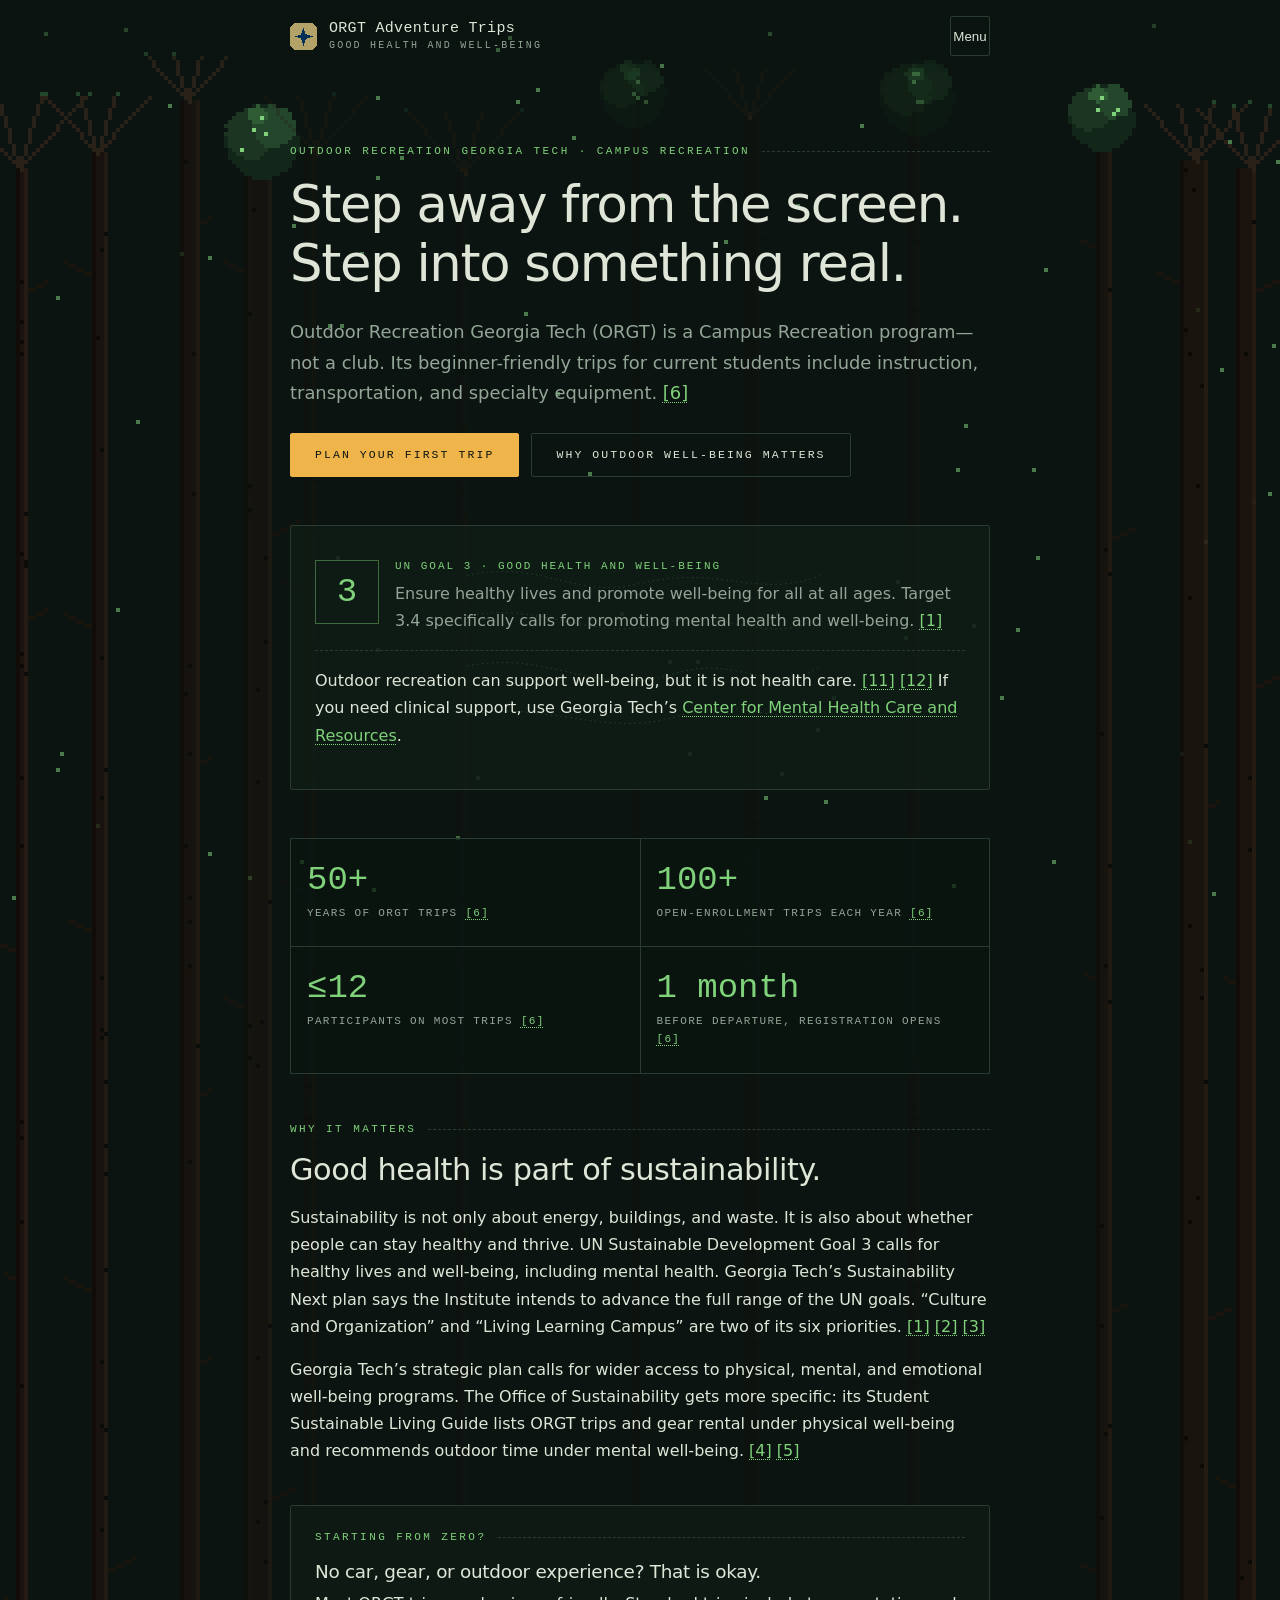
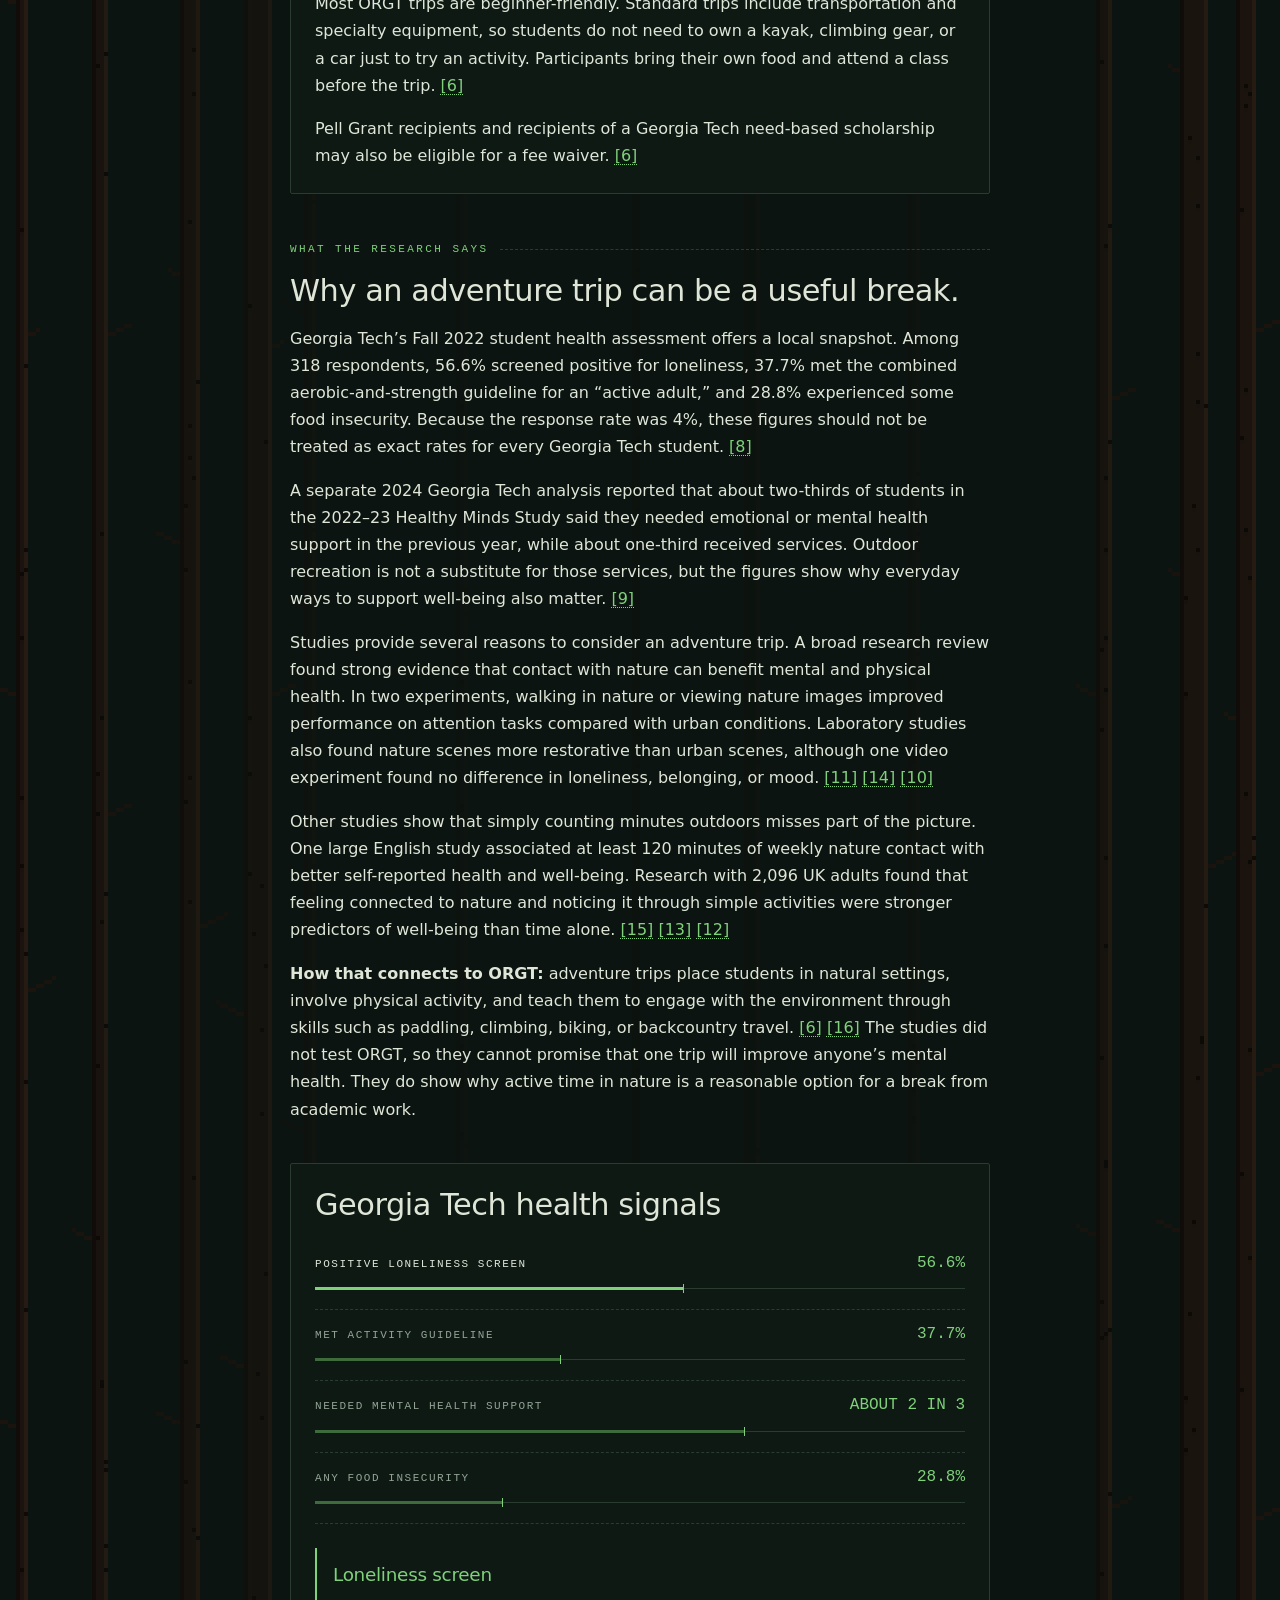
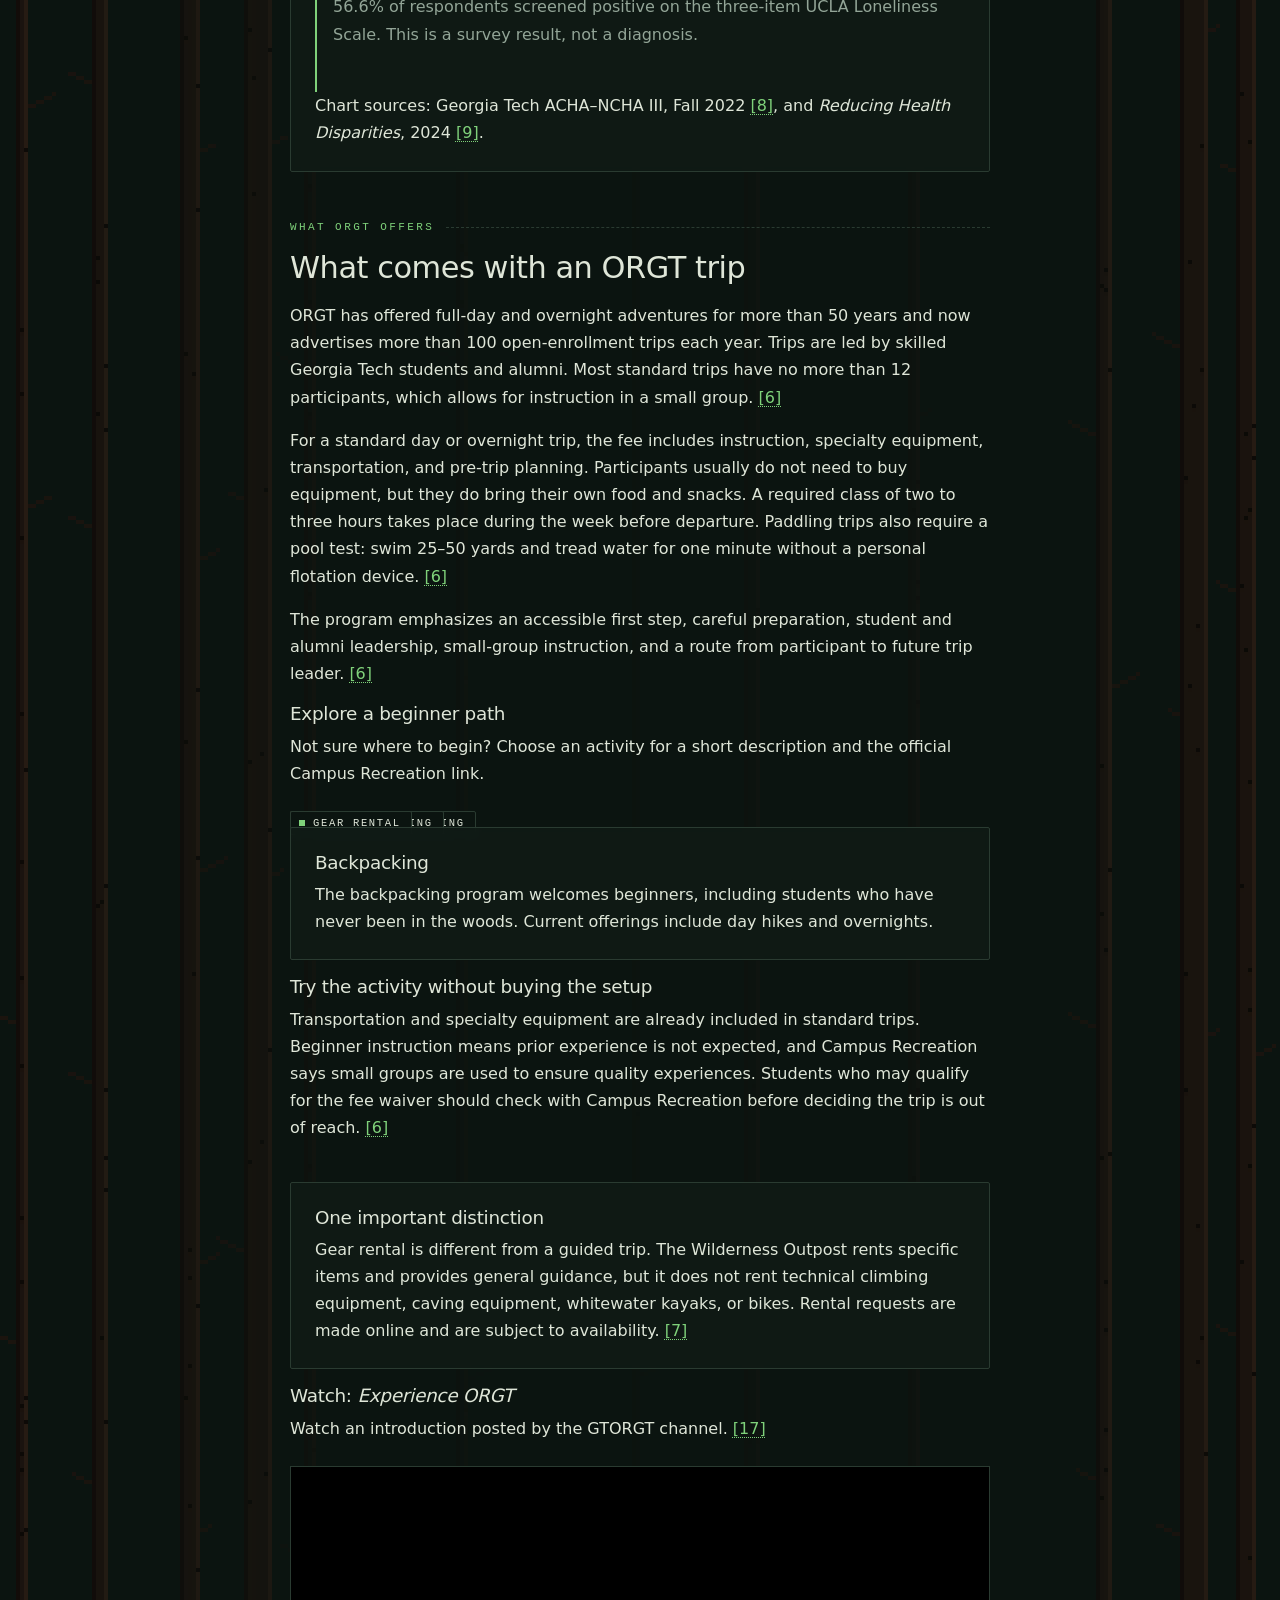
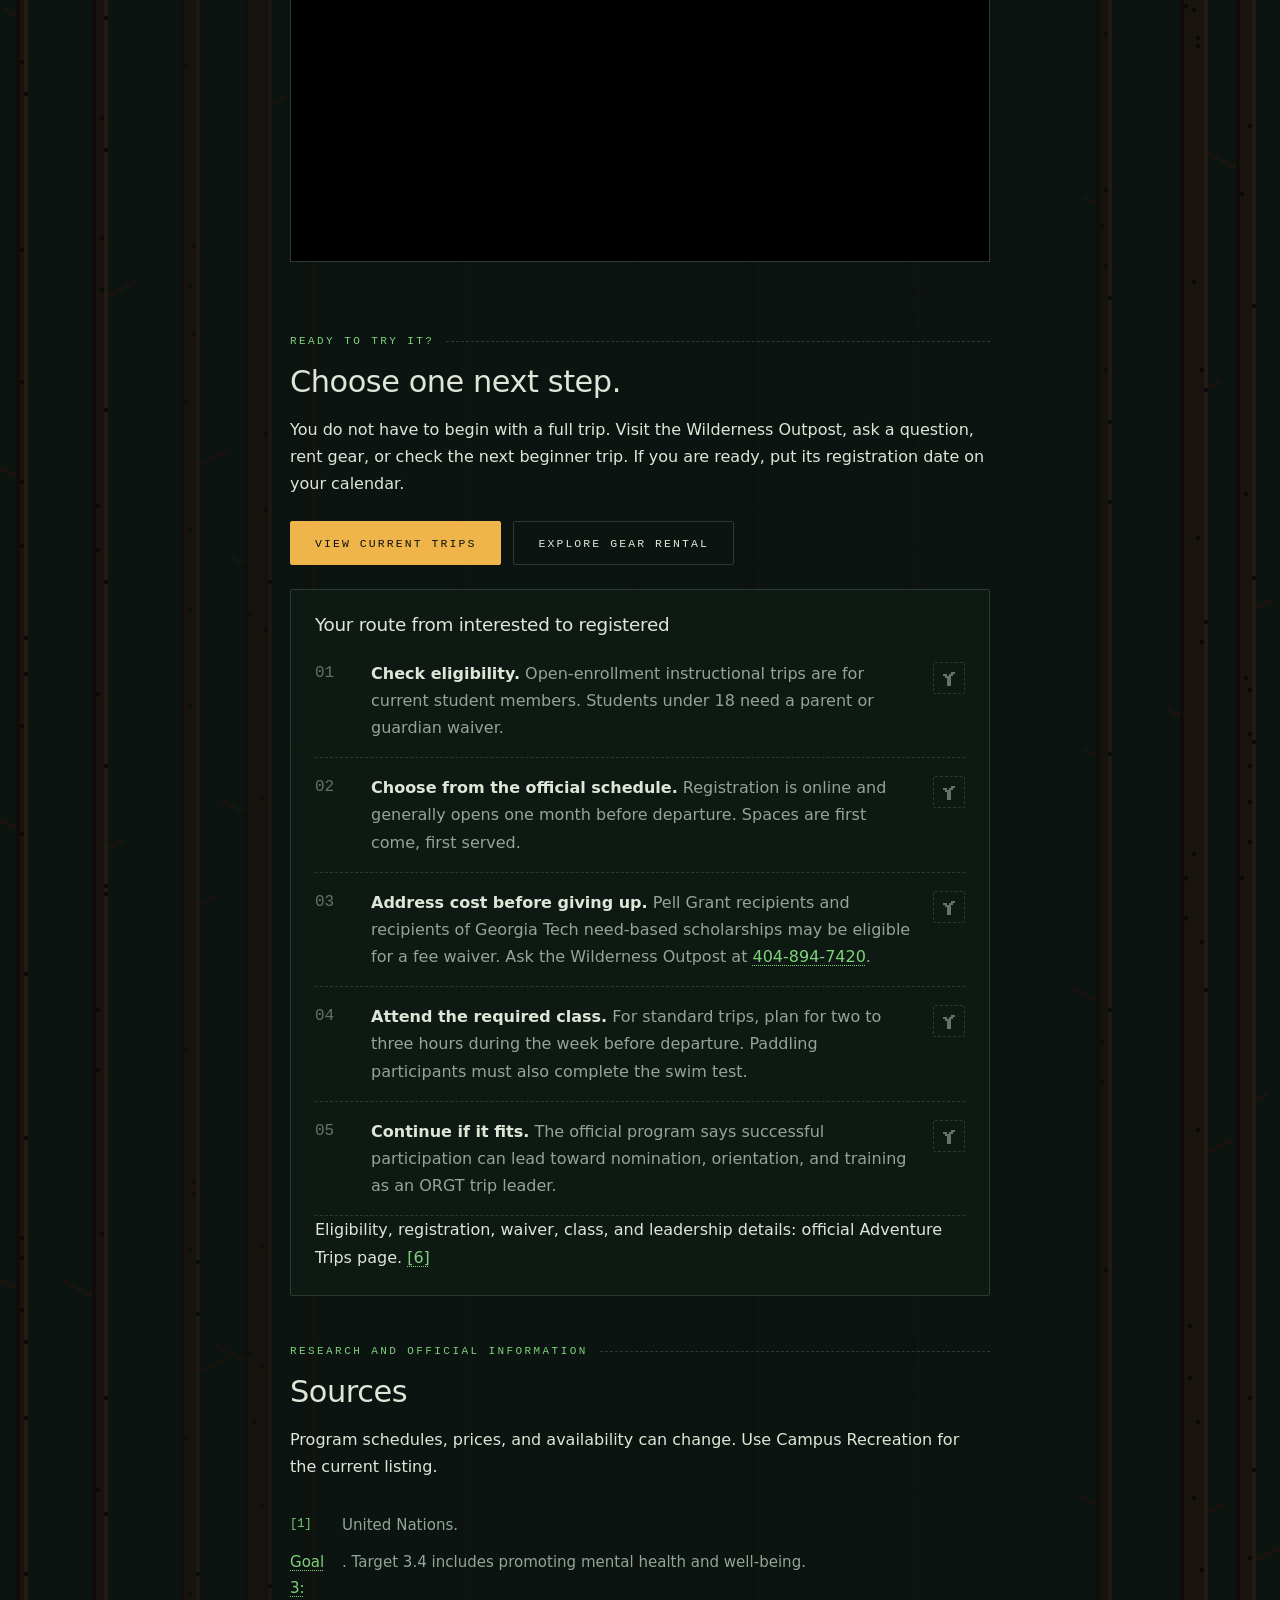
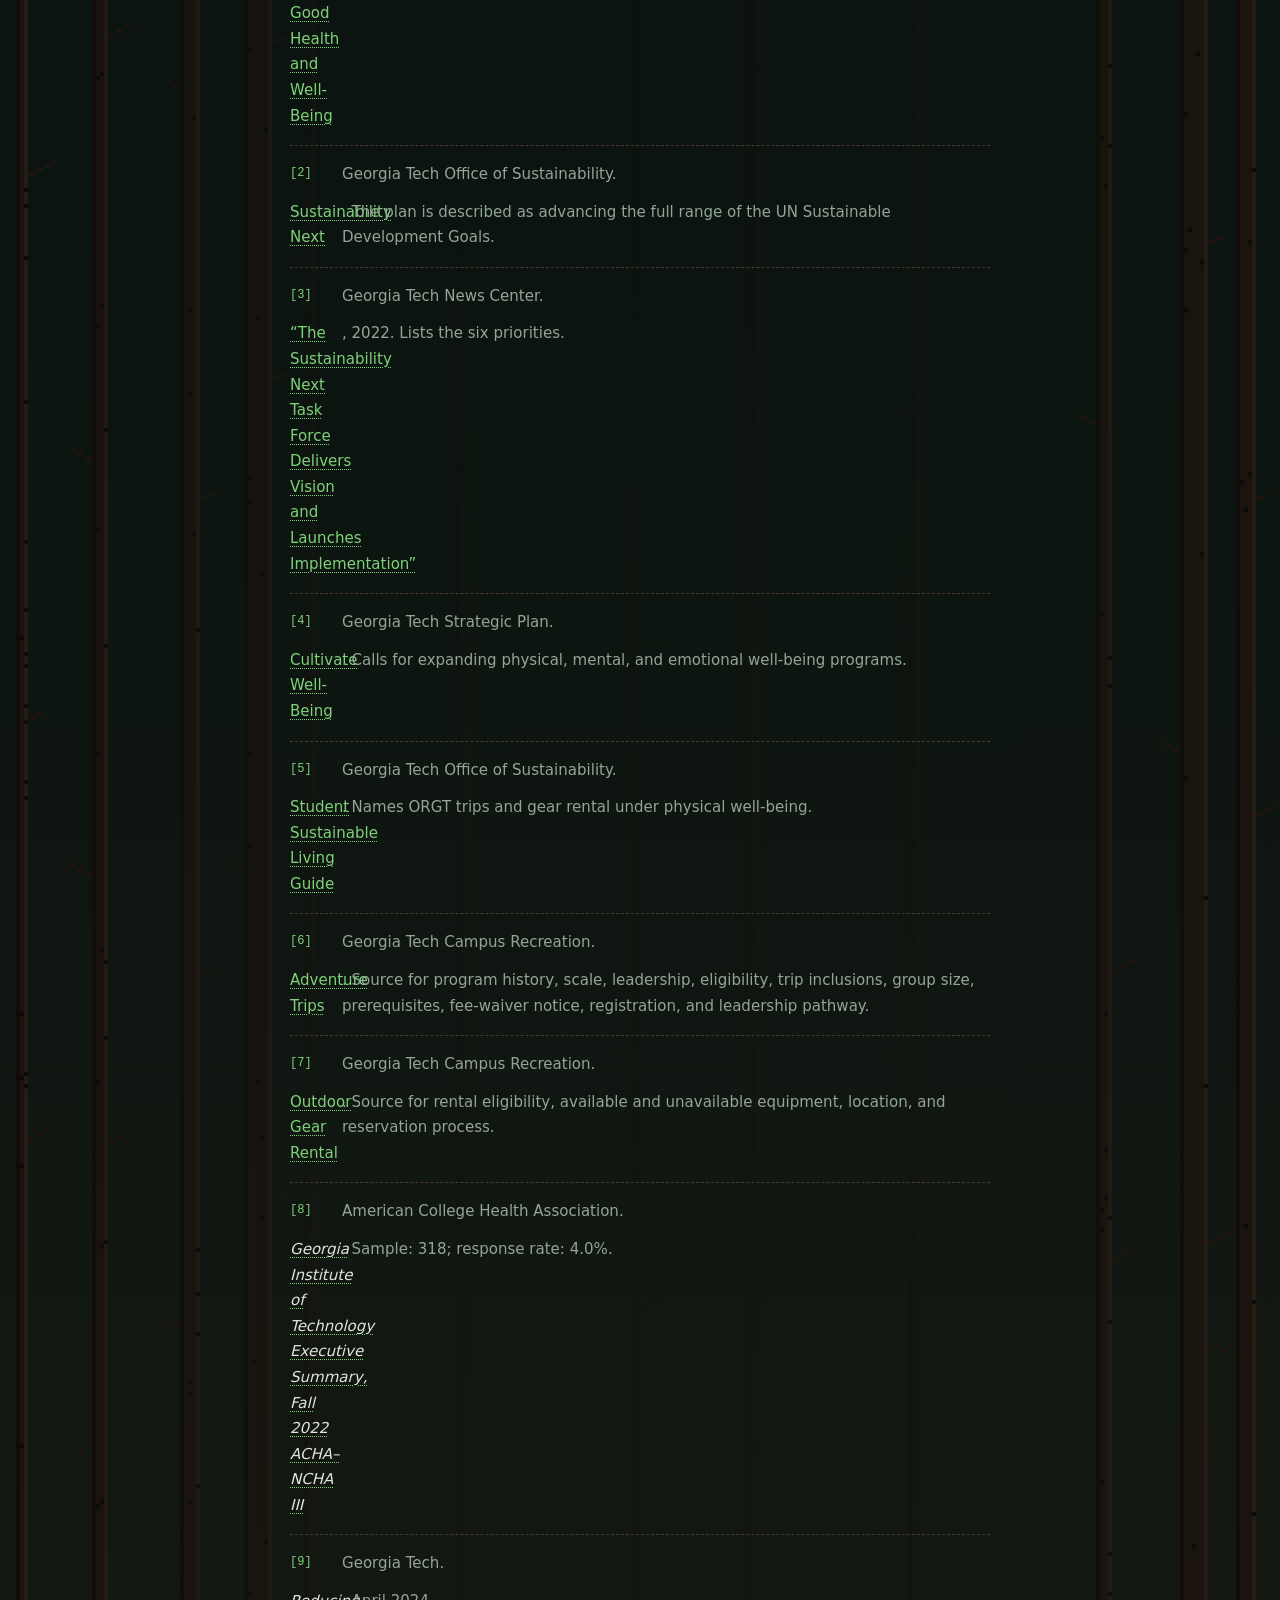
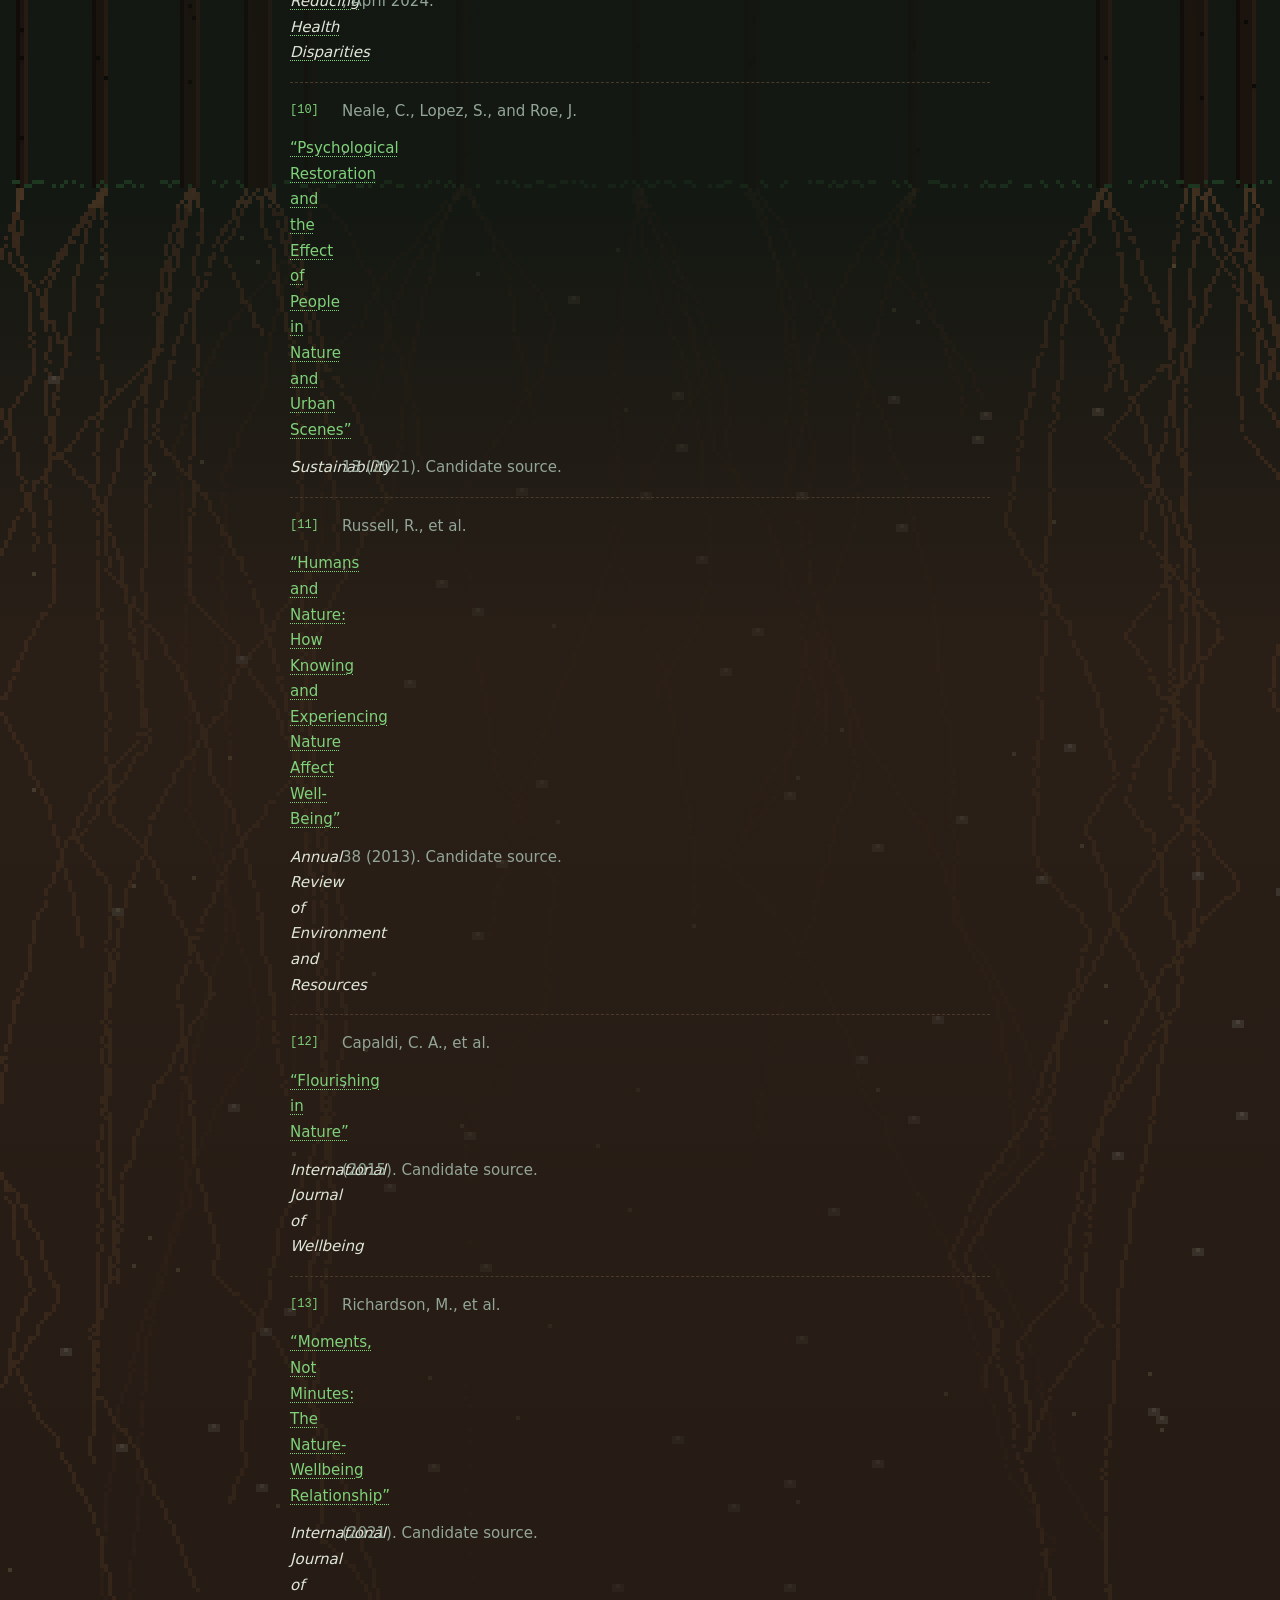
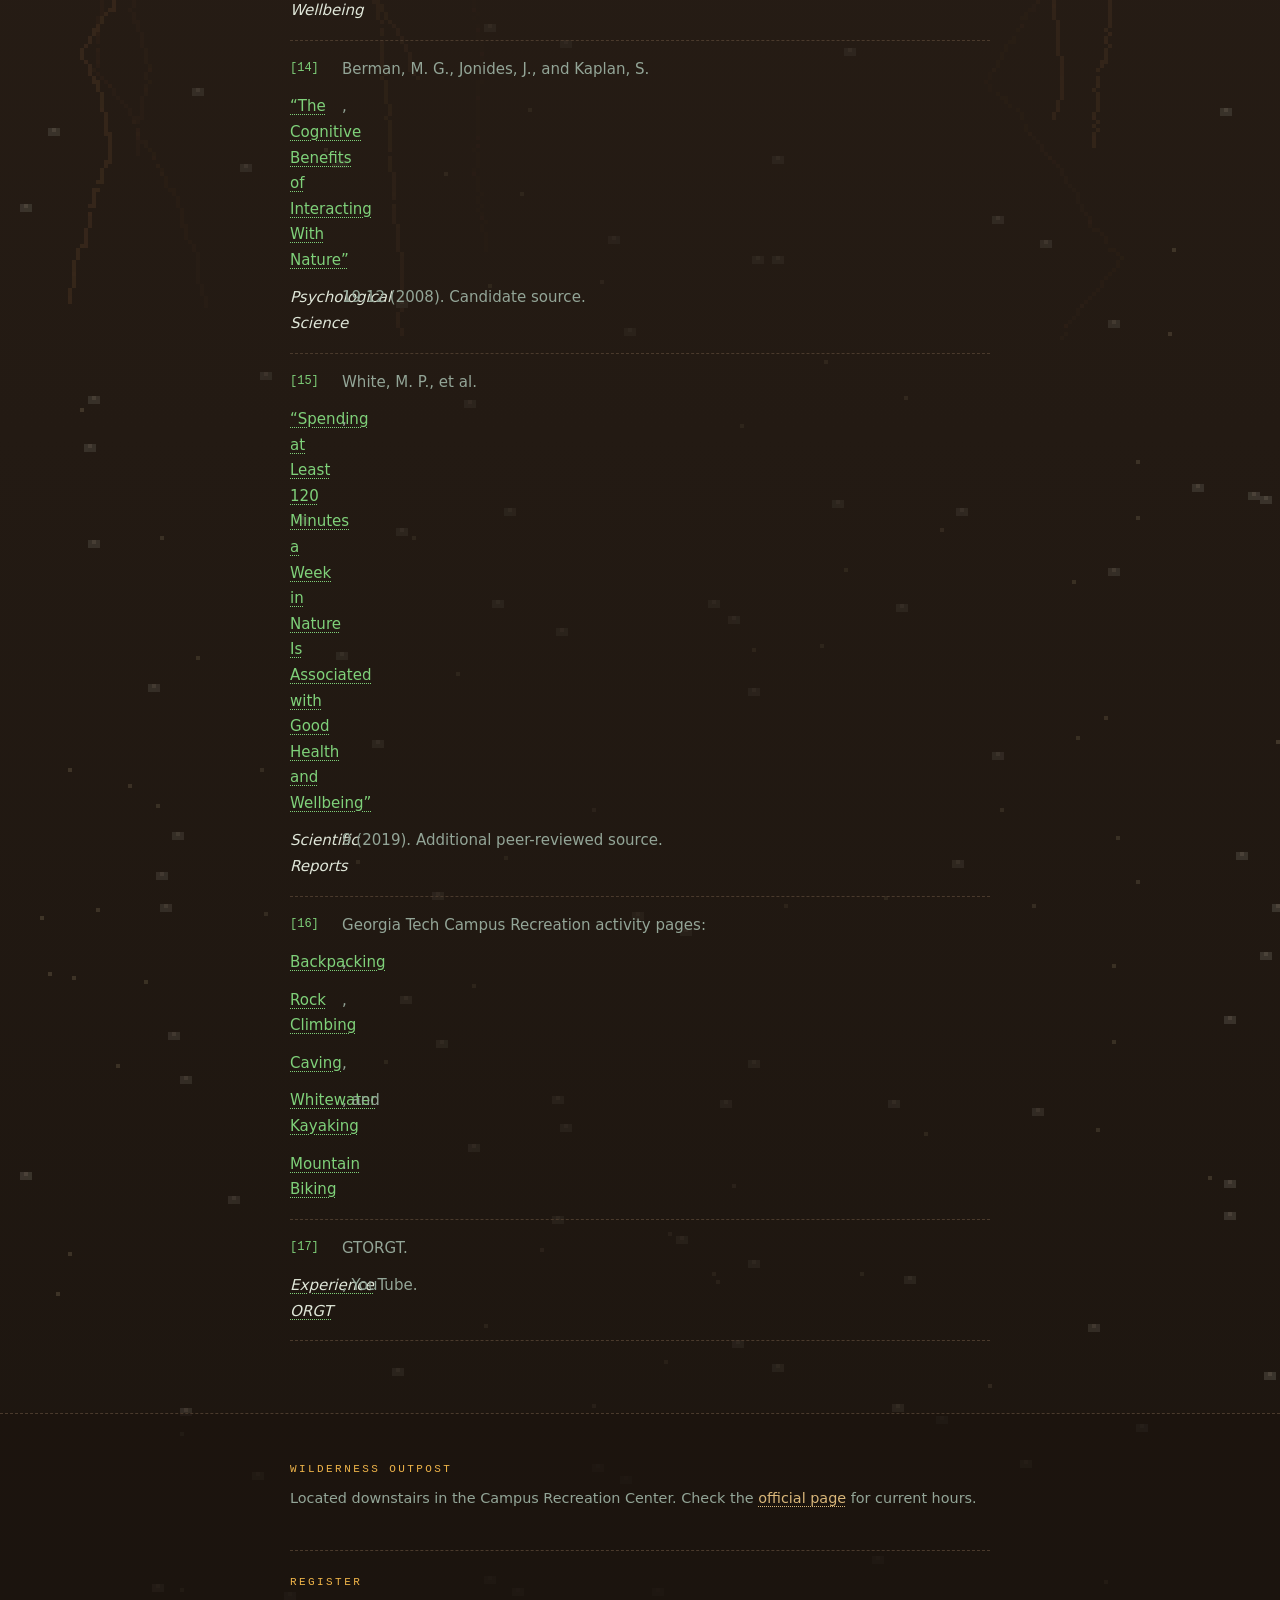
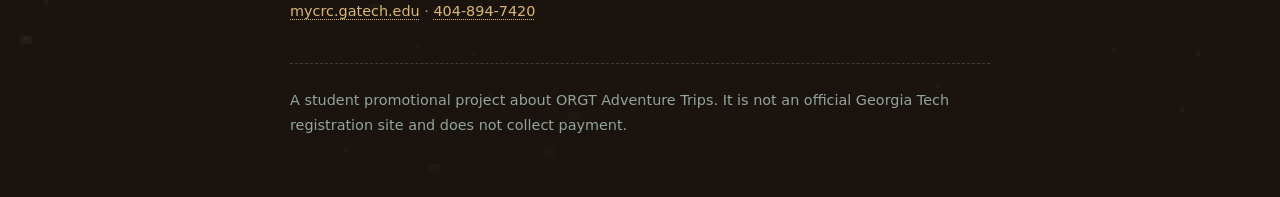
<file: index.html>
<!DOCTYPE html>
<html lang="en">
<head>
  <meta charset="utf-8">
  <meta name="viewport" content="width=device-width, initial-scale=1">
  <title>ORGT Adventure Trips | Good Health and Well-Being</title>
  <meta name="description" content="Outdoor Recreation Georgia Tech invites students to treat time outside as part of a healthier, more sustainable campus.">
  <link rel="preconnect" href="https://fonts.googleapis.com">
  <link rel="preconnect" href="https://fonts.gstatic.com" crossorigin>
  <link href="https://fonts.googleapis.com/css2?family=Fraunces:opsz,wght@9..144,500;9..144,620&family=Outfit:wght@400;560;700&display=swap" rel="stylesheet">
  <link rel="stylesheet" href="css/styles.css">
  <link rel="icon" href="data:image/svg+xml,%3Csvg xmlns='http://www.w3.org/2000/svg' viewBox='0 0 32 32'%3E%3Crect fill='%23003057' width='32' height='32' rx='6'/%3E%3Cpath d='M16 5 L19 14 L28 16 L19 18 L16 27 L13 18 L4 16 L13 14 Z' fill='%23e0c36a'/%3E%3C/svg%3E">
</head>
<body>
  <a class="skip" href="#main">Skip to content</a>
  <header class="site-header">
    <div class="header-inner">
      <a class="brand" href="#top">
        <svg class="brand-mark" viewBox="0 0 48 48" aria-hidden="true">
          <rect width="48" height="48" rx="12" fill="#b3a369"/>
          <path d="M24 8l4 12 12 4-12 4-4 12-4-12-12-4 12-4z" fill="#003057"/>
        </svg>
        <div>
          <strong>ORGT Adventure Trips</strong>
          <span>Good health and well-being</span>
        </div>
      </a>
      <button class="nav-toggle" type="button" aria-expanded="false" aria-controls="site-nav">Menu</button>
      <nav class="nav" id="site-nav" aria-label="Primary">
        <a href="#issue">Issue</a>
        <a href="#evidence">Evidence</a>
        <a href="#trips">Trips</a>
        <a href="#act">Get involved</a>
        <a href="#sources">Sources</a>
      </nav>
    </div>
  </header>

  <main id="main">
    <div class="wrap">
      <section class="hero" id="top">
        <div>
          <p class="kicker">Outdoor Recreation Georgia Tech · Campus Recreation</p>
          <h1>Step away from the screen. Step into something real.</h1>
          <p class="lede">Outdoor Recreation Georgia Tech (ORGT) is a Campus Recreation program—not a club. Its beginner-friendly trips for current students include instruction, transportation, and specialty equipment. <a class="cite" href="#source-6" aria-label="Source 6">[6]</a></p>
          <div class="actions">
            <a class="btn btn-primary" href="#act">Plan your first trip</a>
            <a class="btn btn-ghost" href="#issue">Why outdoor well-being matters</a>
          </div>
        </div>
        <aside class="hero-card" aria-label="Sustainable Development Goal 3">
          <svg class="topo" viewBox="0 0 400 320" aria-hidden="true">
            <path d="M-10 60 C80 40 120 90 200 70 C300 46 340 90 420 60" fill="none" stroke="#e0c36a" stroke-width="1.4"/>
            <path d="M-10 110 C70 90 140 140 220 120 C310 96 350 150 420 110" fill="none" stroke="#7dcea0" stroke-width="1.4"/>
            <path d="M-10 170 C90 150 150 210 240 180 C320 154 360 210 420 170" fill="none" stroke="#e0c36a" stroke-width="1.4"/>
            <path d="M-10 230 C80 210 160 260 250 230 C330 204 370 250 420 220" fill="none" stroke="#7dcea0" stroke-width="1.4"/>
          </svg>
          <div class="card-body">
            <div class="sdg">
              <div class="sdg-num" aria-hidden="true">3</div>
              <div>
                <strong>UN Goal 3 · Good Health and Well-Being</strong>
                <p style="margin:0.2rem 0 0">Ensure healthy lives and promote well-being for all at all ages. Target 3.4 specifically calls for promoting mental health and well-being. <a class="cite" href="#source-1" aria-label="Source 1">[1]</a></p>
              </div>
            </div>
            <p>Outdoor recreation can support well-being, but it is not health care. <a class="cite" href="#source-11">[11]</a> <a class="cite" href="#source-12">[12]</a> If you need clinical support, use Georgia Tech’s <a href="https://counseling.gatech.edu/">Center for Mental Health Care and Resources</a>.</p>
          </div>
        </aside>
      </section>

      <section class="stat-row" aria-label="Program snapshot">
        <div class="stat"><b>50+</b><span>years of ORGT trips <a class="cite" href="#source-6">[6]</a></span></div>
        <div class="stat"><b>100+</b><span>open-enrollment trips each year <a class="cite" href="#source-6">[6]</a></span></div>
        <div class="stat"><b>≤12</b><span>participants on most trips <a class="cite" href="#source-6">[6]</a></span></div>
        <div class="stat"><b>1 month</b><span>before departure, registration opens <a class="cite" href="#source-6">[6]</a></span></div>
      </section>

      <section class="section" id="issue">
        <p class="kicker">Why it matters</p>
        <h2>Good health is part of sustainability.</h2>
        <div class="grid-2">
          <div>
            <p>Sustainability is not only about energy, buildings, and waste. It is also about whether people can stay healthy and thrive. UN Sustainable Development Goal 3 calls for healthy lives and well-being, including mental health. Georgia Tech’s Sustainability Next plan says the Institute intends to advance the full range of the UN goals. “Culture and Organization” and “Living Learning Campus” are two of its six priorities. <a class="cite" href="#source-1">[1]</a> <a class="cite" href="#source-2">[2]</a> <a class="cite" href="#source-3">[3]</a></p>
            <p>Georgia Tech’s strategic plan calls for wider access to physical, mental, and emotional well-being programs. The Office of Sustainability gets more specific: its Student Sustainable Living Guide lists ORGT trips and gear rental under physical well-being and recommends outdoor time under mental well-being. <a class="cite" href="#source-4">[4]</a> <a class="cite" href="#source-5">[5]</a></p>
          </div>
          <aside class="panel">
            <p class="kicker">Starting from zero?</p>
            <h3>No car, gear, or outdoor experience? That is okay.</h3>
            <p>Most ORGT trips are beginner-friendly. Standard trips include transportation and specialty equipment, so students do not need to own a kayak, climbing gear, or a car just to try an activity. Participants bring their own food and attend a class before the trip. <a class="cite" href="#source-6">[6]</a></p>
            <p>Pell Grant recipients and recipients of a Georgia Tech need-based scholarship may also be eligible for a fee waiver. <a class="cite" href="#source-6">[6]</a></p>
          </aside>
        </div>
      </section>

      <section class="section grid-2" id="evidence">
        <div>
          <p class="kicker">What the research says</p>
          <h2>Why an adventure trip can be a useful break.</h2>
          <p>Georgia Tech’s Fall 2022 student health assessment offers a local snapshot. Among 318 respondents, 56.6% screened positive for loneliness, 37.7% met the combined aerobic-and-strength guideline for an “active adult,” and 28.8% experienced some food insecurity. Because the response rate was 4%, these figures should not be treated as exact rates for every Georgia Tech student. <a class="cite" href="#source-8">[8]</a></p>
          <p>A separate 2024 Georgia Tech analysis reported that about two-thirds of students in the 2022–23 Healthy Minds Study said they needed emotional or mental health support in the previous year, while about one-third received services. Outdoor recreation is not a substitute for those services, but the figures show why everyday ways to support well-being also matter. <a class="cite" href="#source-9">[9]</a></p>
          <p>Studies provide several reasons to consider an adventure trip. A broad research review found strong evidence that contact with nature can benefit mental and physical health. In two experiments, walking in nature or viewing nature images improved performance on attention tasks compared with urban conditions. Laboratory studies also found nature scenes more restorative than urban scenes, although one video experiment found no difference in loneliness, belonging, or mood. <a class="cite" href="#source-11">[11]</a> <a class="cite" href="#source-14">[14]</a> <a class="cite" href="#source-10">[10]</a></p>
          <p>Other studies show that simply counting minutes outdoors misses part of the picture. One large English study associated at least 120 minutes of weekly nature contact with better self-reported health and well-being. Research with 2,096 UK adults found that feeling connected to nature and noticing it through simple activities were stronger predictors of well-being than time alone. <a class="cite" href="#source-15">[15]</a> <a class="cite" href="#source-13">[13]</a> <a class="cite" href="#source-12">[12]</a></p>
          <p><strong>How that connects to ORGT:</strong> adventure trips place students in natural settings, involve physical activity, and teach them to engage with the environment through skills such as paddling, climbing, biking, or backcountry travel. <a class="cite" href="#source-6">[6]</a> <a class="cite" href="#source-16">[16]</a> The studies did not test ORGT, so they cannot promise that one trip will improve anyone’s mental health. They do show why active time in nature is a reasonable option for a break from academic work.</p>
        </div>
        <div class="panel">
          <h2>Georgia Tech health signals</h2>
          <div class="chart" data-chart>
            <button class="bar-btn" type="button" style="--w:56.6%" data-title="Loneliness screen" data-detail="56.6% of respondents screened positive on the three-item UCLA Loneliness Scale. This is a survey result, not a diagnosis.">
              <div class="bar-top"><span>Positive loneliness screen</span><span>56.6%</span></div>
              <div class="track"><span class="fill"></span></div>
            </button>
            <button class="bar-btn" type="button" style="--w:37.7%" data-title="Physical activity" data-detail="37.7% met the federal recommendations for both aerobic activity and strength training.">
              <div class="bar-top"><span>Met activity guideline</span><span>37.7%</span></div>
              <div class="track"><span class="fill"></span></div>
            </button>
            <button class="bar-btn" type="button" style="--w:66%" data-title="Need for support" data-detail="A 2024 Georgia Tech report summarizes the Healthy Minds result as two-thirds needing emotional or mental health support in the prior year.">
              <div class="bar-top"><span>Needed mental health support</span><span>about 2 in 3</span></div>
              <div class="track"><span class="fill"></span></div>
            </button>
            <button class="bar-btn" type="button" style="--w:28.8%" data-title="Food insecurity" data-detail="28.8% of Fall 2022 respondents experienced low or very low food security. That is one reason the trip fee and fee-waiver option matter.">
              <div class="bar-top"><span>Any food insecurity</span><span>28.8%</span></div>
              <div class="track"><span class="fill"></span></div>
            </button>
          </div>
          <div class="detail" data-chart-detail>
            <h3>Select a bar</h3>
            <p></p>
          </div>
          <p class="source-note">Chart sources: Georgia Tech ACHA–NCHA III, Fall 2022 <a class="cite" href="#source-8">[8]</a>, and <em>Reducing Health Disparities</em>, 2024 <a class="cite" href="#source-9">[9]</a>.</p>
        </div>
      </section>

      <section class="section" id="trips">
        <p class="kicker">What ORGT offers</p>
        <h2>What comes with an ORGT trip</h2>
        <p>ORGT has offered full-day and overnight adventures for more than 50 years and now advertises more than 100 open-enrollment trips each year. Trips are led by skilled Georgia Tech students and alumni. Most standard trips have no more than 12 participants, which allows for instruction in a small group. <a class="cite" href="#source-6">[6]</a></p>
        <p>For a standard day or overnight trip, the fee includes instruction, specialty equipment, transportation, and pre-trip planning. Participants usually do not need to buy equipment, but they do bring their own food and snacks. A required class of two to three hours takes place during the week before departure. Paddling trips also require a pool test: swim 25–50 yards and tread water for one minute without a personal flotation device. <a class="cite" href="#source-6">[6]</a></p>
        <p>The program emphasizes an accessible first step, careful preparation, student and alumni leadership, small-group instruction, and a route from participant to future trip leader. <a class="cite" href="#source-6">[6]</a></p>
        <h3>Explore a beginner path</h3>
        <p class="source-note">Not sure where to begin? Choose an activity for a short description and the official Campus Recreation link.</p>
        <div class="map-wrap">
          <div class="trip-picker" data-map>
            <button class="region" type="button" data-title="Backpacking" data-detail="The backpacking program welcomes beginners, including students who have never been in the woods. Current offerings include day hikes and overnights." data-url="https://crc.gatech.edu/backpacking/">Backpacking</button>
            <button class="region" type="button" data-title="Rock climbing" data-detail="Beginner trips teach top-rope techniques, equipment, and safety. No prior climbing experience is required, and the official page says trips are limited to five participants." data-url="https://crc.gatech.edu/rock-climbing/">Rock climbing</button>
            <button class="region" type="button" data-title="Caving" data-detail="Horizontal trips are the introduction: scrambling, squeezing, crawling, climbing, and walking. Vertical trips add technical ropework after those foundational skills." data-url="https://crc.gatech.edu/caving/">Caving</button>
            <button class="region" type="button" data-title="Whitewater kayaking" data-detail="Beginner trips teach strokes and wet exits in the pool before moving to a class II stream. Intermediate trips build toward class III skills." data-url="https://crc.gatech.edu/whitewater-kayaking/">Whitewater kayaking</button>
            <button class="region" type="button" data-title="Mountain biking" data-detail="Day trips are generally beginner-friendly, although the official page notes that most include steep climbs and average about ten miles." data-url="https://crc.gatech.edu/bikepacking/">Mountain biking</button>
            <button class="region" type="button" data-title="Start at the Wilderness Outpost" data-detail="Current students, faculty, and staff can rent camping and backpacking gear, flatwater canoes, recreational kayaks, and bouldering gear. The Outpost also offers basic guidance and destination recommendations." data-url="https://crc.gatech.edu/wilderness-outpost/">Gear rental</button>
          </div>
          <article class="panel" data-map-panel>
            <h3>Choose an activity</h3>
            <p>Select a button for verified program details.</p>
          </article>
        </div>
        <div class="grid-2" style="margin-top:1rem">
          <div>
            <h3>Try the activity without buying the setup</h3>
            <p>Transportation and specialty equipment are already included in standard trips. Beginner instruction means prior experience is not expected, and Campus Recreation says small groups are used to ensure quality experiences. Students who may qualify for the fee waiver should check with Campus Recreation before deciding the trip is out of reach. <a class="cite" href="#source-6">[6]</a></p>
          </div>
          <div class="panel">
            <h3>One important distinction</h3>
            <p>Gear rental is different from a guided trip. The Wilderness Outpost rents specific items and provides general guidance, but it does not rent technical climbing equipment, caving equipment, whitewater kayaks, or bikes. Rental requests are made online and are subject to availability. <a class="cite" href="#source-7">[7]</a></p>
          </div>
        </div>
        <div style="margin-top:1rem">
          <h3>Watch: <em>Experience ORGT</em></h3>
          <p>Watch an introduction posted by the GTORGT channel. <a class="cite" href="#source-17">[17]</a></p>
          <div class="video-frame">
            <iframe src="https://www.youtube-nocookie.com/embed/GJakSgcYjfM" title="Experience ORGT, a film from Outdoor Recreation Georgia Tech" allow="accelerometer; autoplay; clipboard-write; encrypted-media; gyroscope; picture-in-picture; web-share" allowfullscreen></iframe>
          </div>
        </div>
      </section>

      <section class="section" id="act">
        <p class="kicker">Ready to try it?</p>
        <h2>Choose one next step.</h2>
        <div class="grid-2">
          <div>
            <p>You do not have to begin with a full trip. Visit the Wilderness Outpost, ask a question, rent gear, or check the next beginner trip. If you are ready, put its registration date on your calendar.</p>
            <div class="actions">
              <a class="btn btn-primary" href="https://crc.gatech.edu/adventure-trips/">View current trips</a>
              <a class="btn btn-ghost" href="https://crc.gatech.edu/wilderness-outpost/">Explore gear rental</a>
            </div>
          </div>
          <div class="panel">
            <h3>Your route from interested to registered</h3>
            <div class="steps">
              <div class="step"><p><strong>Check eligibility.</strong> Open-enrollment instructional trips are for current student members. Students under 18 need a parent or guardian waiver.</p></div>
              <div class="step"><p><strong>Choose from the official schedule.</strong> Registration is online and generally opens one month before departure. Spaces are first come, first served.</p></div>
              <div class="step"><p><strong>Address cost before giving up.</strong> Pell Grant recipients and recipients of Georgia Tech need-based scholarships may be eligible for a fee waiver. Ask the Wilderness Outpost at <a href="tel:4048947420">404-894-7420</a>.</p></div>
              <div class="step"><p><strong>Attend the required class.</strong> For standard trips, plan for two to three hours during the week before departure. Paddling participants must also complete the swim test.</p></div>
              <div class="step"><p><strong>Continue if it fits.</strong> The official program says successful participation can lead toward nomination, orientation, and training as an ORGT trip leader.</p></div>
            </div>
            <p class="source-note">Eligibility, registration, waiver, class, and leadership details: official Adventure Trips page. <a class="cite" href="#source-6">[6]</a></p>
          </div>
        </div>
      </section>

      <section class="section" id="sources">
        <p class="kicker">Research and official information</p>
        <h2>Sources</h2>
        <p>Program schedules, prices, and availability can change. Use Campus Recreation for the current listing.</p>
        <ol class="sources">
          <li id="source-1">United Nations. <a href="https://sdgs.un.org/goals/goal3">Goal 3: Good Health and Well-Being</a>. Target 3.4 includes promoting mental health and well-being.</li>
          <li id="source-2">Georgia Tech Office of Sustainability. <a href="https://sustain.gatech.edu/sustainability-next-plan/">Sustainability Next</a>. The plan is described as advancing the full range of the UN Sustainable Development Goals.</li>
          <li id="source-3">Georgia Tech News Center. <a href="https://news.gatech.edu/news/2022/10/24/sustainability-next-task-force-delivers-vision-and-launches-implementation">“The Sustainability Next Task Force Delivers Vision and Launches Implementation”</a>, 2022. Lists the six priorities.</li>
          <li id="source-4">Georgia Tech Strategic Plan. <a href="https://strategicplan.gatech.edu/focus/wellbeing">Cultivate Well-Being</a>. Calls for expanding physical, mental, and emotional well-being programs.</li>
          <li id="source-5">Georgia Tech Office of Sustainability. <a href="https://sustain.gatech.edu/student-sustainable-living-guide/">Student Sustainable Living Guide</a>. Names ORGT trips and gear rental under physical well-being.</li>
          <li id="source-6">Georgia Tech Campus Recreation. <a href="https://crc.gatech.edu/adventure-trips/">Adventure Trips</a>. Source for program history, scale, leadership, eligibility, trip inclusions, group size, prerequisites, fee-waiver notice, registration, and leadership pathway.</li>
          <li id="source-7">Georgia Tech Campus Recreation. <a href="https://crc.gatech.edu/wilderness-outpost/">Outdoor Gear Rental</a>. Source for rental eligibility, available and unavailable equipment, location, and reservation process.</li>
          <li id="source-8">American College Health Association. <a href="https://wellnesscenter.gatech.edu/sites/default/files/2024-01/NCHAIII-FALL2022-GeorgiaTech-Report.pdf"><em>Georgia Institute of Technology Executive Summary, Fall 2022 ACHA–NCHA III</em></a>. Sample: 318; response rate: 4.0%.</li>
          <li id="source-9">Georgia Tech. <a href="https://bpb-us-e1.wpmucdn.com/sites.gatech.edu/dist/1/4014/files/2024/07/2E-Identifying-Health-Disparities.pdf"><em>Reducing Health Disparities</em></a>, April 2024.</li>
          <li id="source-10">Neale, C., Lopez, S., and Roe, J. <a href="https://doi.org/10.3390/su13116464">“Psychological Restoration and the Effect of People in Nature and Urban Scenes”</a>, <em>Sustainability</em> 13 (2021). Candidate source.</li>
          <li id="source-11">Russell, R., et al. <a href="https://doi.org/10.1146/annurev-environ-012312-110838">“Humans and Nature: How Knowing and Experiencing Nature Affect Well-Being”</a>, <em>Annual Review of Environment and Resources</em> 38 (2013). Candidate source.</li>
          <li id="source-12">Capaldi, C. A., et al. <a href="https://www.internationaljournalofwellbeing.org/index.php/ijow/article/view/449">“Flourishing in Nature”</a>, <em>International Journal of Wellbeing</em> (2015). Candidate source.</li>
          <li id="source-13">Richardson, M., et al. <a href="https://www.internationaljournalofwellbeing.org/index.php/ijow/article/view/1267">“Moments, Not Minutes: The Nature-Wellbeing Relationship”</a>, <em>International Journal of Wellbeing</em> (2021). Candidate source.</li>
          <li id="source-14">Berman, M. G., Jonides, J., and Kaplan, S. <a href="https://doi.org/10.1111/j.1467-9280.2008.02225.x">“The Cognitive Benefits of Interacting With Nature”</a>, <em>Psychological Science</em> 19.12 (2008). Candidate source.</li>
          <li id="source-15">White, M. P., et al. <a href="https://www.nature.com/articles/s41598-019-44097-3">“Spending at Least 120 Minutes a Week in Nature Is Associated with Good Health and Wellbeing”</a>, <em>Scientific Reports</em> 9 (2019). Additional peer-reviewed source.</li>
          <li id="source-16">Georgia Tech Campus Recreation activity pages: <a href="https://crc.gatech.edu/backpacking/">Backpacking</a>, <a href="https://crc.gatech.edu/rock-climbing/">Rock Climbing</a>, <a href="https://crc.gatech.edu/caving/">Caving</a>, <a href="https://crc.gatech.edu/whitewater-kayaking/">Whitewater Kayaking</a>, and <a href="https://crc.gatech.edu/bikepacking/">Mountain Biking</a>.</li>
          <li id="source-17">GTORGT. <a href="https://www.youtube.com/watch?v=GJakSgcYjfM"><em>Experience ORGT</em></a>, YouTube.</li>
        </ol>
      </section>
    </div>
  </main>

  <footer class="site-footer">
    <div class="footer-inner footer-grid">
      <div>
        <strong>Wilderness Outpost</strong>
        <p>Located downstairs in the Campus Recreation Center. Check the <a href="https://crc.gatech.edu/wilderness-outpost/">official page</a> for current hours.</p>
      </div>
      <div>
        <strong>Register</strong>
        <p><a href="https://mycrc.gatech.edu/">mycrc.gatech.edu</a> · <a href="tel:4048947420">404-894-7420</a></p>
      </div>
      <div>
        <p class="fine">A student promotional project about ORGT Adventure Trips. It is not an official Georgia Tech registration site and does not collect payment.</p>
      </div>
    </div>
  </footer>
  <script src="js/site.js"></script>
</body>
</html>
</file>
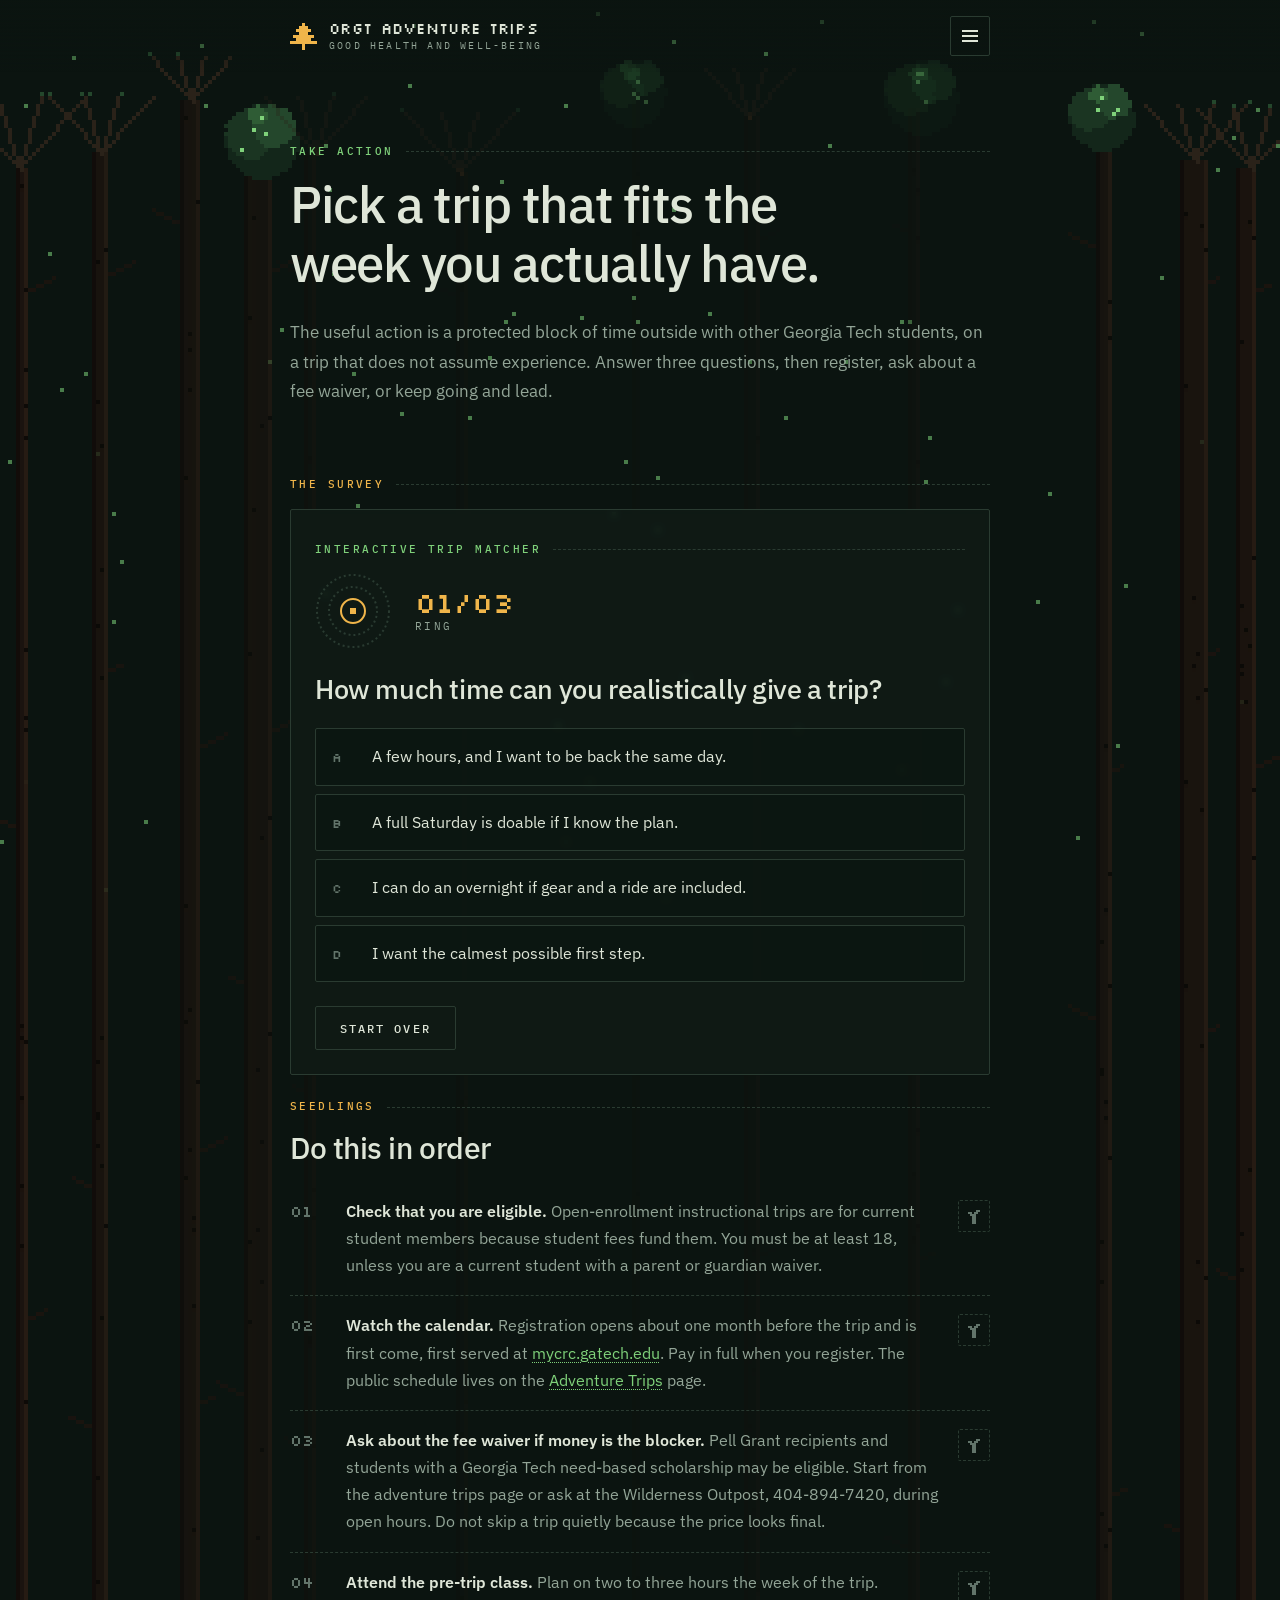
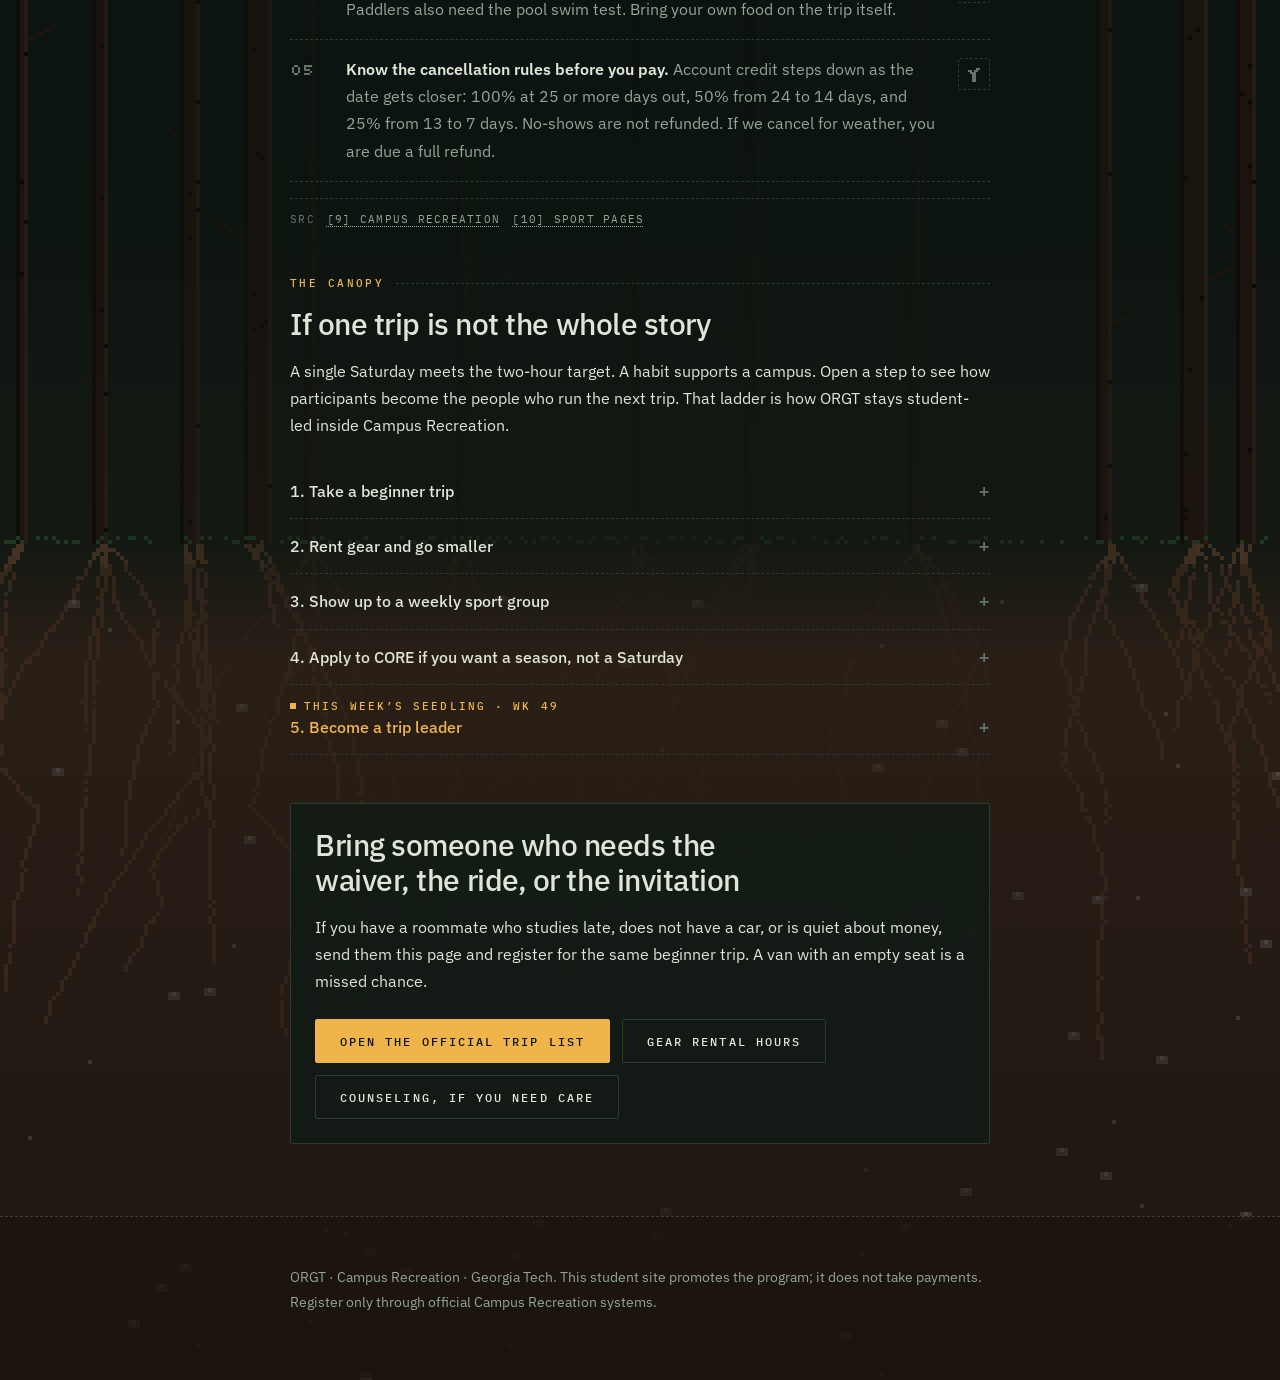
<file: get-involved.html>
<!DOCTYPE html>
<html lang="en">
<head>
  <meta charset="utf-8">
  <meta name="viewport" content="width=device-width, initial-scale=1">
  <title>Get involved | ORGT Adventure Trips</title>
  <meta name="description" content="Match a beginner ORGT trip to your week, then register, waive a fee if you qualify, or train to lead.">
  <link rel="preconnect" href="https://fonts.googleapis.com">
  <link rel="preconnect" href="https://fonts.gstatic.com" crossorigin>
  <link href="https://fonts.googleapis.com/css2?family=IBM+Plex+Mono:wght@400;500&family=IBM+Plex+Sans:wght@400;500;600&family=Silkscreen&display=swap" rel="stylesheet">
  <link rel="stylesheet" href="css/styles.css">
</head>
<body class="treeline">
  <a class="skip" href="#main">Skip to content</a>
  <header class="site-header">
    <div class="header-inner">
      <a class="brand" href="index.html">
        <svg class="brand-mark" viewBox="0 0 9 9" aria-hidden="true"><path fill="currentColor" d="M4 0h1v1H4zM3 1h3v1H3zM2 2h5v1H2zM3 3h3v1H3zM1 4h7v1H1zM2 5h5v1H2zM0 6h9v1H0zM4 7h1v2H4z"/></svg>
        <div><strong>ORGT Adventure Trips</strong><span>Good health and well-being</span></div>
      </a>
      <button class="nav-toggle" type="button" aria-expanded="false" aria-controls="site-nav"><span class="burger" aria-hidden="true"></span><span class="sr">Menu</span></button>
      <nav class="nav" id="site-nav" aria-label="Primary">
        <a href="index.html">Home</a>
        <a href="issue.html">The issue</a>
        <a href="trips.html">Trips</a>
        <a href="get-involved.html" aria-current="page">Get involved</a>
        <a href="sources.html">Sources</a>
      </nav>
    </div>
  </header>

  <main id="main">
    <div class="wrap">
      <header class="page-hero">
        <p class="kicker">Take action</p>
        <h1>Pick a trip that fits the week you actually have.</h1>
        <p>The useful action is a protected block of time outside with other Georgia Tech students, on a trip that does not assume experience. Answer three questions, then register, ask about a fee waiver, or keep going and lead.</p>
      </header>

      <section class="section grid-2">
        <div>
          <p class="label">The Survey</p>
          <div class="panel survey" data-quiz>
            <p class="kicker">Interactive trip matcher</p>
            <div class="survey-head" data-progress aria-hidden="true"></div>
            <div data-question aria-live="polite">
              <h2 data-prompt>Loading</h2>
              <div class="choices" data-choices></div>
            </div>
            <div class="result" data-result hidden></div>
            <p><button class="btn btn-ghost" type="button" data-restart>Start over</button></p>
          </div>
        </div>
        <div>
          <p class="label">Seedlings</p>
          <h2>Do this in order</h2>
          <div class="steps">
            <div class="step"><p><strong>Check that you are eligible.</strong> Open-enrollment instructional trips are for current student members because student fees fund them. You must be at least 18, unless you are a current student with a parent or guardian waiver.</p></div>
            <div class="step"><p><strong>Watch the calendar.</strong> Registration opens about one month before the trip and is first come, first served at <a href="https://mycrc.gatech.edu/">mycrc.gatech.edu</a>. Pay in full when you register. The public schedule lives on the <a href="https://crc.gatech.edu/adventure-trips/">Adventure Trips</a> page.</p></div>
            <div class="step"><p><strong>Ask about the fee waiver if money is the blocker.</strong> Pell Grant recipients and students with a Georgia Tech need-based scholarship may be eligible. Start from the adventure trips page or ask at the Wilderness Outpost, 404-894-7420, during open hours. Do not skip a trip quietly because the price looks final.</p></div>
            <div class="step"><p><strong>Attend the pre-trip class.</strong> Plan on two to three hours the week of the trip. Paddlers also need the pool swim test. Bring your own food on the trip itself.</p></div>
            <div class="step"><p><strong>Know the cancellation rules before you pay.</strong> Account credit steps down as the date gets closer: 100% at 25 or more days out, 50% from 24 to 14 days, and 25% from 13 to 7 days. No-shows are not refunded. If we cancel for weather, you are due a full refund.</p></div>
          </div>
          <p class="fn"><span>Src</span><a href="sources.html#src-9">[9] Campus Recreation</a><a href="sources.html#src-10">[10] Sport pages</a></p>
        </div>
      </section>

      <section class="section">
        <p class="label">The Canopy</p>
        <h2>If one trip is not the whole story</h2>
        <p>A single Saturday meets the two-hour target. A habit supports a campus. Open a step to see how participants become the people who run the next trip. That ladder is how ORGT stays student-led inside Campus Recreation.</p>
        <div class="timeline" data-timeline>
          <button type="button" aria-expanded="false">1. Take a beginner trip</button>
          <p class="more" hidden>You learn the sport at the level the listing promises, meet a small group, and see whether time outside helps your week. Then invite one friend who thinks this is not for them.</p>
          <button type="button" aria-expanded="false">2. Rent gear and go smaller</button>
          <p class="more" hidden>The Wilderness Outpost rents camping gear, flatwater boats, and bouldering kits, and staff will talk you through a first campsite. Pick-up is generally Thursday and Friday, 2–5 p.m. A rental turns one trip into a practice you control.</p>
          <button type="button" aria-expanded="false">3. Show up to a weekly sport group</button>
          <p class="more" hidden>Between trips, sport groups train on campus: the climbing wall, pool sessions, and meetings for backpacking, biking, and the other sports.</p>
          <button type="button" aria-expanded="false">4. Apply to CORE if you want a season, not a Saturday</button>
          <p class="more" hidden>CORE adds weekly meetings, about one weekend a month, and a student-planned expedition. The published commitment fee has been $200, with financial aid so cost should not stop an application.</p>
          <button type="button" aria-expanded="false">5. Become a trip leader</button>
          <p class="more" hidden>Students who do well can be nominated and trained to lead. The program lasts because this year’s participant becomes next year’s instructor. Ask the staff on your trip about orientation.</p>
        </div>
      </section>

      <section class="section panel">
        <h2>Bring someone who needs the waiver, the ride, or the invitation</h2>
        <p>If you have a roommate who studies late, does not have a car, or is quiet about money, send them this page and register for the same beginner trip. A van with an empty seat is a missed chance.</p>
        <div class="actions">
          <a class="btn btn-primary" href="https://crc.gatech.edu/adventure-trips/">Open the official trip list</a>
          <a class="btn btn-ghost" href="https://crc.gatech.edu/wilderness-outpost/">Gear rental hours</a>
          <a class="btn btn-ghost" href="https://counseling.gatech.edu/">Counseling, if you need care</a>
        </div>
      </section>
    </div>
  </main>

  <footer class="site-footer">
    <div class="footer-inner">
      <p class="fine">ORGT · Campus Recreation · Georgia Tech. This student site promotes the program; it does not take payments. Register only through official Campus Recreation systems.</p>
    </div>
  </footer>
  <script src="js/site.js"></script>
</body>
</html>
</file>
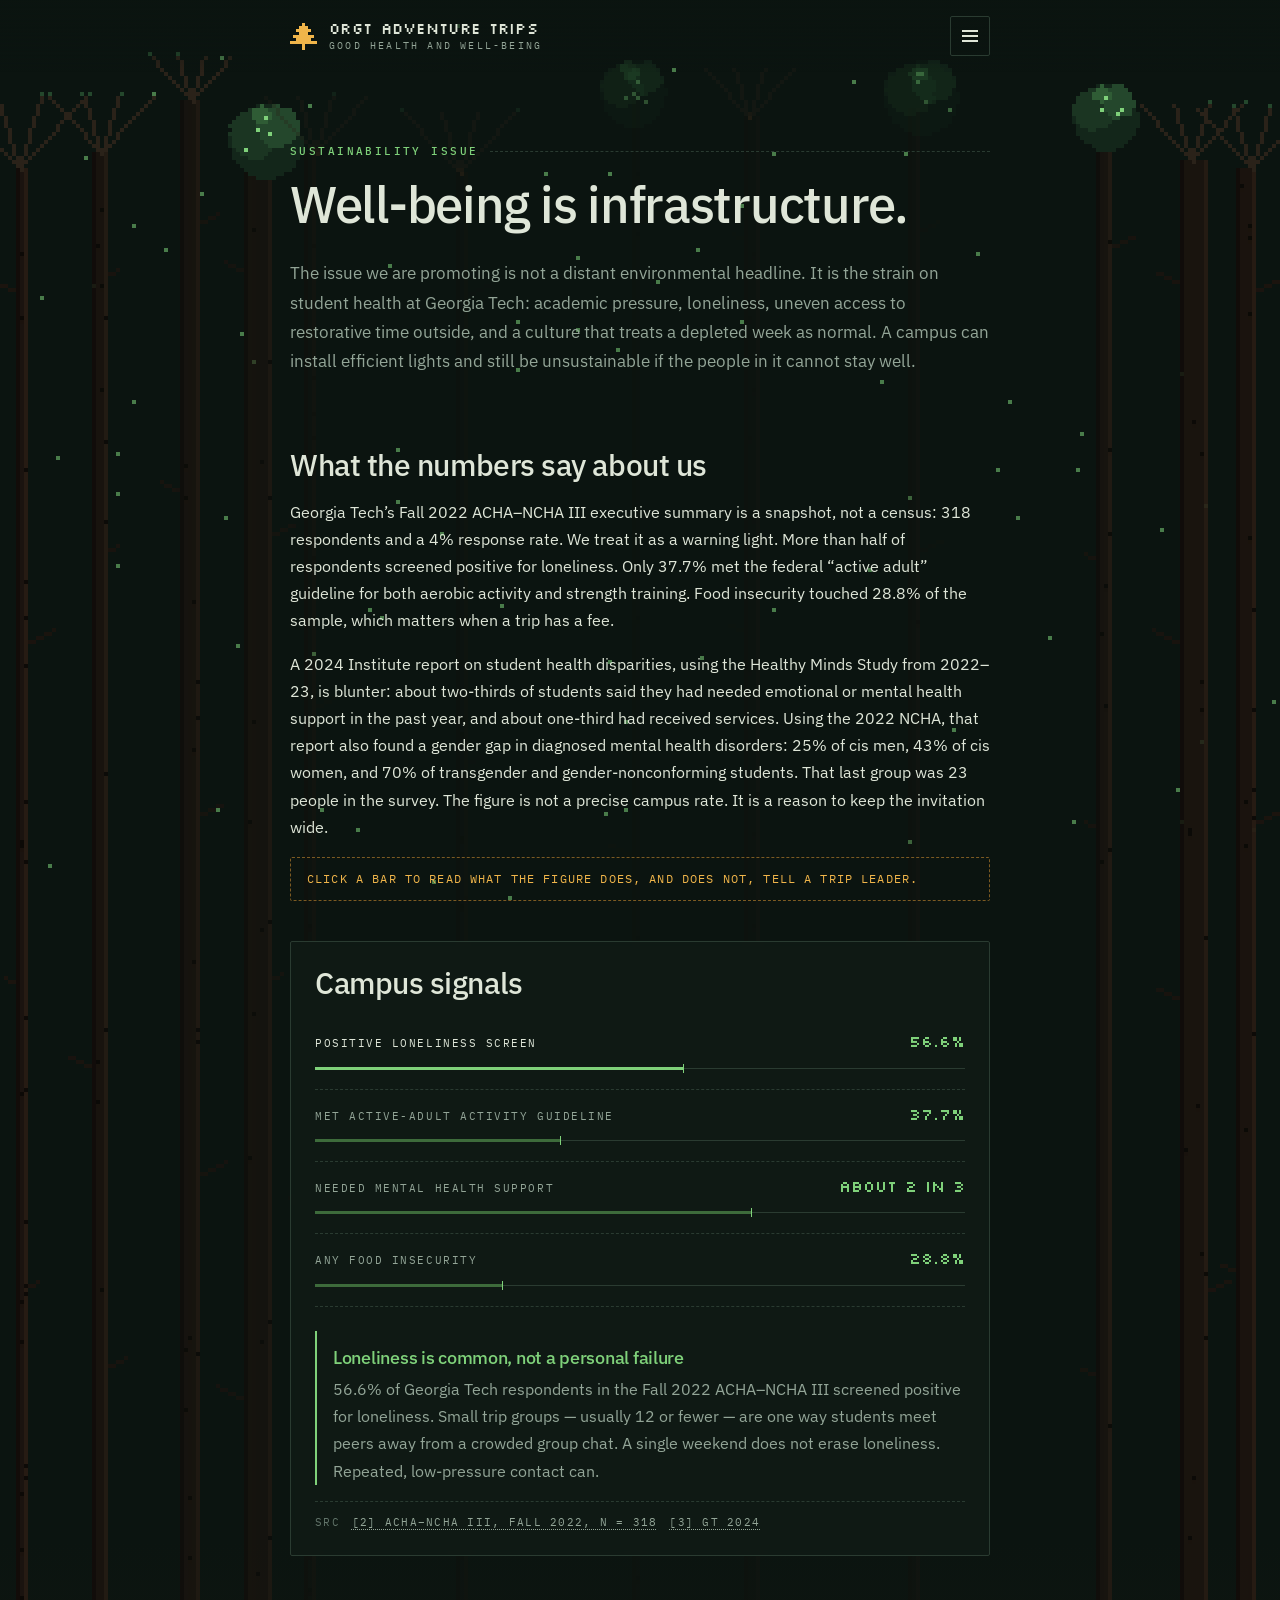
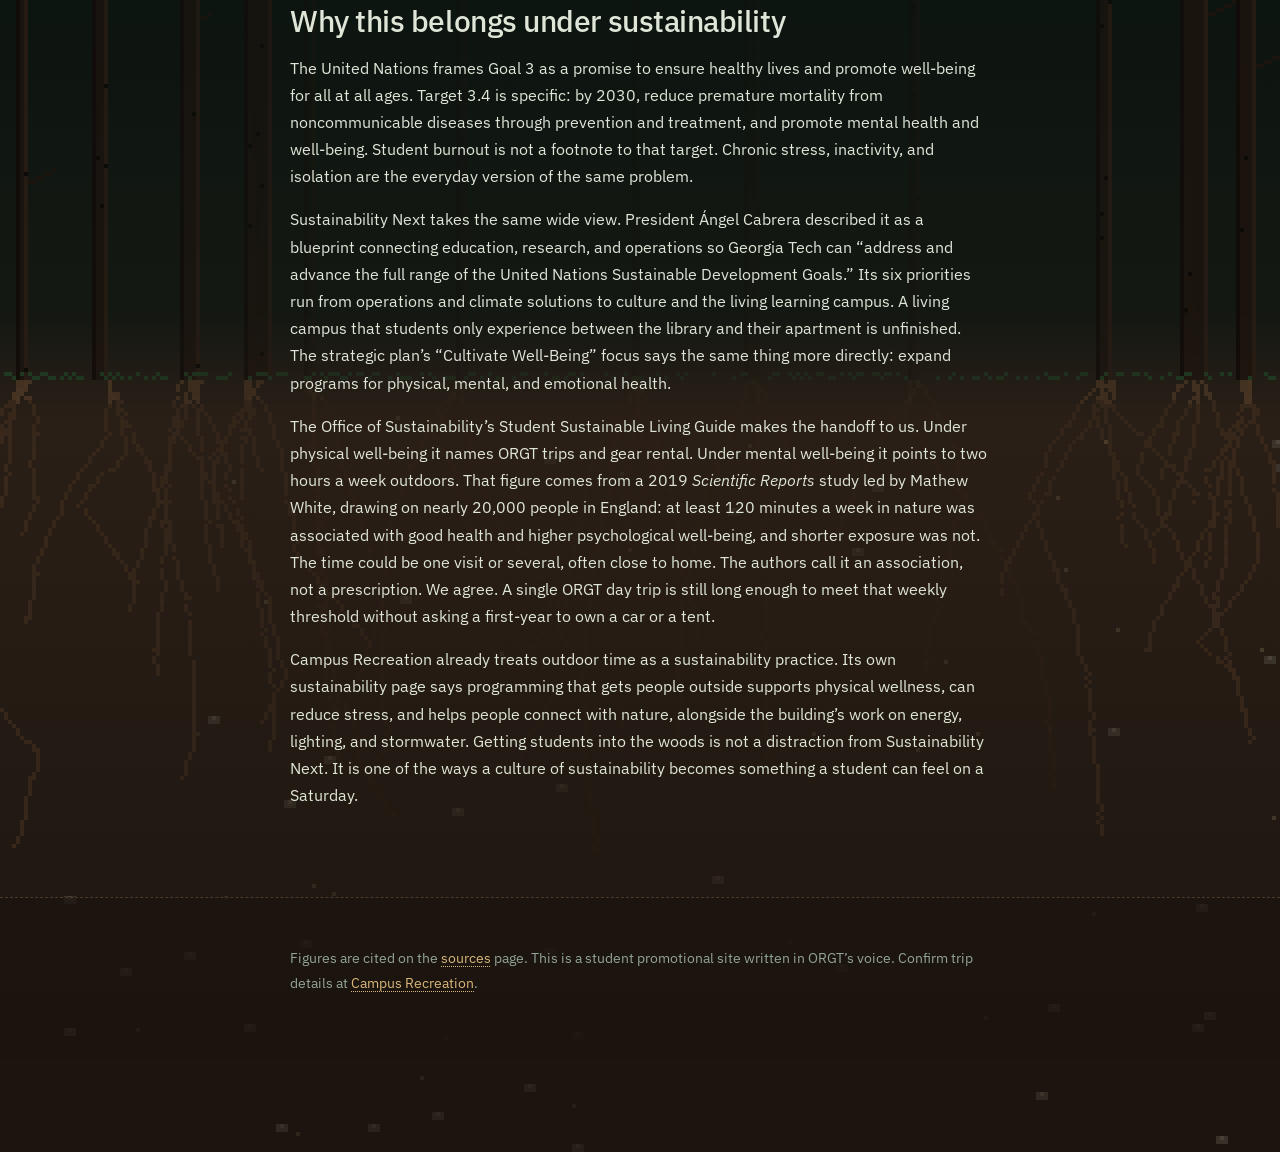
<file: issue.html>
<!DOCTYPE html>
<html lang="en">
<head>
  <meta charset="utf-8">
  <meta name="viewport" content="width=device-width, initial-scale=1">
  <title>The issue | ORGT and SDG 3</title>
  <meta name="description" content="Why student health and well-being at Georgia Tech is a sustainability issue, and how it connects to SDG 3 and Sustainability Next.">
  <link rel="preconnect" href="https://fonts.googleapis.com">
  <link rel="preconnect" href="https://fonts.gstatic.com" crossorigin>
  <link href="https://fonts.googleapis.com/css2?family=IBM+Plex+Mono:wght@400;500&family=IBM+Plex+Sans:wght@400;500;600&family=Silkscreen&display=swap" rel="stylesheet">
  <link rel="stylesheet" href="css/styles.css">
</head>
<body class="treeline">
  <a class="skip" href="#main">Skip to content</a>
  <header class="site-header">
    <div class="header-inner">
      <a class="brand" href="index.html">
        <svg class="brand-mark" viewBox="0 0 9 9" aria-hidden="true"><path fill="currentColor" d="M4 0h1v1H4zM3 1h3v1H3zM2 2h5v1H2zM3 3h3v1H3zM1 4h7v1H1zM2 5h5v1H2zM0 6h9v1H0zM4 7h1v2H4z"/></svg>
        <div><strong>ORGT Adventure Trips</strong><span>Good health and well-being</span></div>
      </a>
      <button class="nav-toggle" type="button" aria-expanded="false" aria-controls="site-nav"><span class="burger" aria-hidden="true"></span><span class="sr">Menu</span></button>
      <nav class="nav" id="site-nav" aria-label="Primary">
        <a href="index.html">Home</a>
        <a href="issue.html" aria-current="page">The issue</a>
        <a href="trips.html">Trips</a>
        <a href="get-involved.html">Get involved</a>
        <a href="sources.html">Sources</a>
      </nav>
    </div>
  </header>

  <main id="main">
    <div class="wrap">
      <header class="page-hero">
        <p class="kicker">Sustainability issue</p>
        <h1>Well-being is infrastructure.</h1>
        <p>The issue we are promoting is not a distant environmental headline. It is the strain on student health at Georgia Tech: academic pressure, loneliness, uneven access to restorative time outside, and a culture that treats a depleted week as normal. A campus can install efficient lights and still be unsustainable if the people in it cannot stay well.</p>
      </header>

      <section class="section grid-2">
        <div>
          <h2>What the numbers say about us</h2>
          <p>Georgia Tech’s Fall 2022 ACHA–NCHA III executive summary is a snapshot, not a census: 318 respondents and a 4% response rate. We treat it as a warning light. More than half of respondents screened positive for loneliness. Only 37.7% met the federal “active adult” guideline for both aerobic activity and strength training. Food insecurity touched 28.8% of the sample, which matters when a trip has a fee.</p>
          <p>A 2024 Institute report on student health disparities, using the Healthy Minds Study from 2022–23, is blunter: about two-thirds of students said they had needed emotional or mental health support in the past year, and about one-third had received services. Using the 2022 NCHA, that report also found a gender gap in diagnosed mental health disorders: 25% of cis men, 43% of cis women, and 70% of transgender and gender-nonconforming students. That last group was 23 people in the survey. The figure is not a precise campus rate. It is a reason to keep the invitation wide.</p>
          <p class="callout">Click a bar to read what the figure does, and does not, tell a trip leader.</p>
        </div>
        <div class="panel">
          <h2>Campus signals</h2>
          <div class="chart" data-chart>
            <button class="bar-btn" type="button" style="--w:56.6%" data-title="Loneliness is common, not a personal failure" data-detail="56.6% of Georgia Tech respondents in the Fall 2022 ACHA–NCHA III screened positive for loneliness. Small trip groups — usually 12 or fewer — are one way students meet peers away from a crowded group chat. A single weekend does not erase loneliness. Repeated, low-pressure contact can.">
              <div class="bar-top"><span>Positive loneliness screen</span><span>56.6%</span></div>
              <div class="track"><span class="fill"></span></div>
            </button>
            <button class="bar-btn" type="button" style="--w:37.7%" data-title="Activity guidelines and real life are not the same" data-detail="37.7% met the active-adult guideline for both aerobic activity and strength work. Another 28.4% met the higher “highly active” bar. Plenty of students move. Plenty do not meet the combined guideline. Beginner trips are built for the second group, not only for people who already train.">
              <div class="bar-top"><span>Met active-adult activity guideline</span><span>37.7%</span></div>
              <div class="track"><span class="fill"></span></div>
            </button>
            <button class="bar-btn" type="button" style="--w:67%" data-title="Support is needed more often than it is received" data-detail="Georgia Tech’s 2024 health-disparities report says about two-thirds of students needed emotional or mental health support in the past year, while about one-third received services. Adventure trips are not counseling. If you need care, the Counseling Center is the right door. Time outside is a prevention and connection practice that can sit beside care.">
              <div class="bar-top"><span>Needed mental health support</span><span>about 2 in 3</span></div>
              <div class="track"><span class="fill"></span></div>
            </button>
            <button class="bar-btn" type="button" style="--w:28.8%" data-title="A fee can be a health barrier" data-detail="28.8% of NCHA respondents reported food insecurity. Trip prices are modest because student fees underwrite them, and Pell Grant recipients and students with Georgia Tech need-based scholarships may qualify for a fee waiver. Health promotion that only the already-comfortable can afford misses the equity piece of SDG 3.">
              <div class="bar-top"><span>Any food insecurity</span><span>28.8%</span></div>
              <div class="track"><span class="fill"></span></div>
            </button>
          </div>
          <div class="detail" data-chart-detail>
            <h3>Select a bar</h3>
            <p></p>
          </div>
          <p class="fn"><span>Src</span><a href="sources.html#src-2">[2] ACHA–NCHA III, Fall 2022, n = 318</a><a href="sources.html#src-3">[3] GT 2024</a></p>
        </div>
      </section>

      <section class="section">
        <h2>Why this belongs under sustainability</h2>
        <p>The United Nations frames Goal 3 as a promise to ensure healthy lives and promote well-being for all at all ages. Target 3.4 is specific: by 2030, reduce premature mortality from noncommunicable diseases through prevention and treatment, and promote mental health and well-being. Student burnout is not a footnote to that target. Chronic stress, inactivity, and isolation are the everyday version of the same problem.</p>
        <p>Sustainability Next takes the same wide view. President Ángel Cabrera described it as a blueprint connecting education, research, and operations so Georgia Tech can “address and advance the full range of the United Nations Sustainable Development Goals.” Its six priorities run from operations and climate solutions to culture and the living learning campus. A living campus that students only experience between the library and their apartment is unfinished. The strategic plan’s “Cultivate Well-Being” focus says the same thing more directly: expand programs for physical, mental, and emotional health.</p>
        <p>The Office of Sustainability’s Student Sustainable Living Guide makes the handoff to us. Under physical well-being it names ORGT trips and gear rental. Under mental well-being it points to two hours a week outdoors. That figure comes from a 2019 <em>Scientific Reports</em> study led by Mathew White, drawing on nearly 20,000 people in England: at least 120 minutes a week in nature was associated with good health and higher psychological well-being, and shorter exposure was not. The time could be one visit or several, often close to home. The authors call it an association, not a prescription. We agree. A single ORGT day trip is still long enough to meet that weekly threshold without asking a first-year to own a car or a tent.</p>
        <p>Campus Recreation already treats outdoor time as a sustainability practice. Its own sustainability page says programming that gets people outside supports physical wellness, can reduce stress, and helps people connect with nature, alongside the building’s work on energy, lighting, and stormwater. Getting students into the woods is not a distraction from Sustainability Next. It is one of the ways a culture of sustainability becomes something a student can feel on a Saturday.</p>
      </section>
    </div>
  </main>

  <footer class="site-footer">
    <div class="footer-inner">
      <p class="fine">Figures are cited on the <a href="sources.html">sources</a> page. This is a student promotional site written in ORGT’s voice. Confirm trip details at <a href="https://crc.gatech.edu/adventure-trips/">Campus Recreation</a>.</p>
    </div>
  </footer>
  <script src="js/site.js"></script>
</body>
</html>
</file>
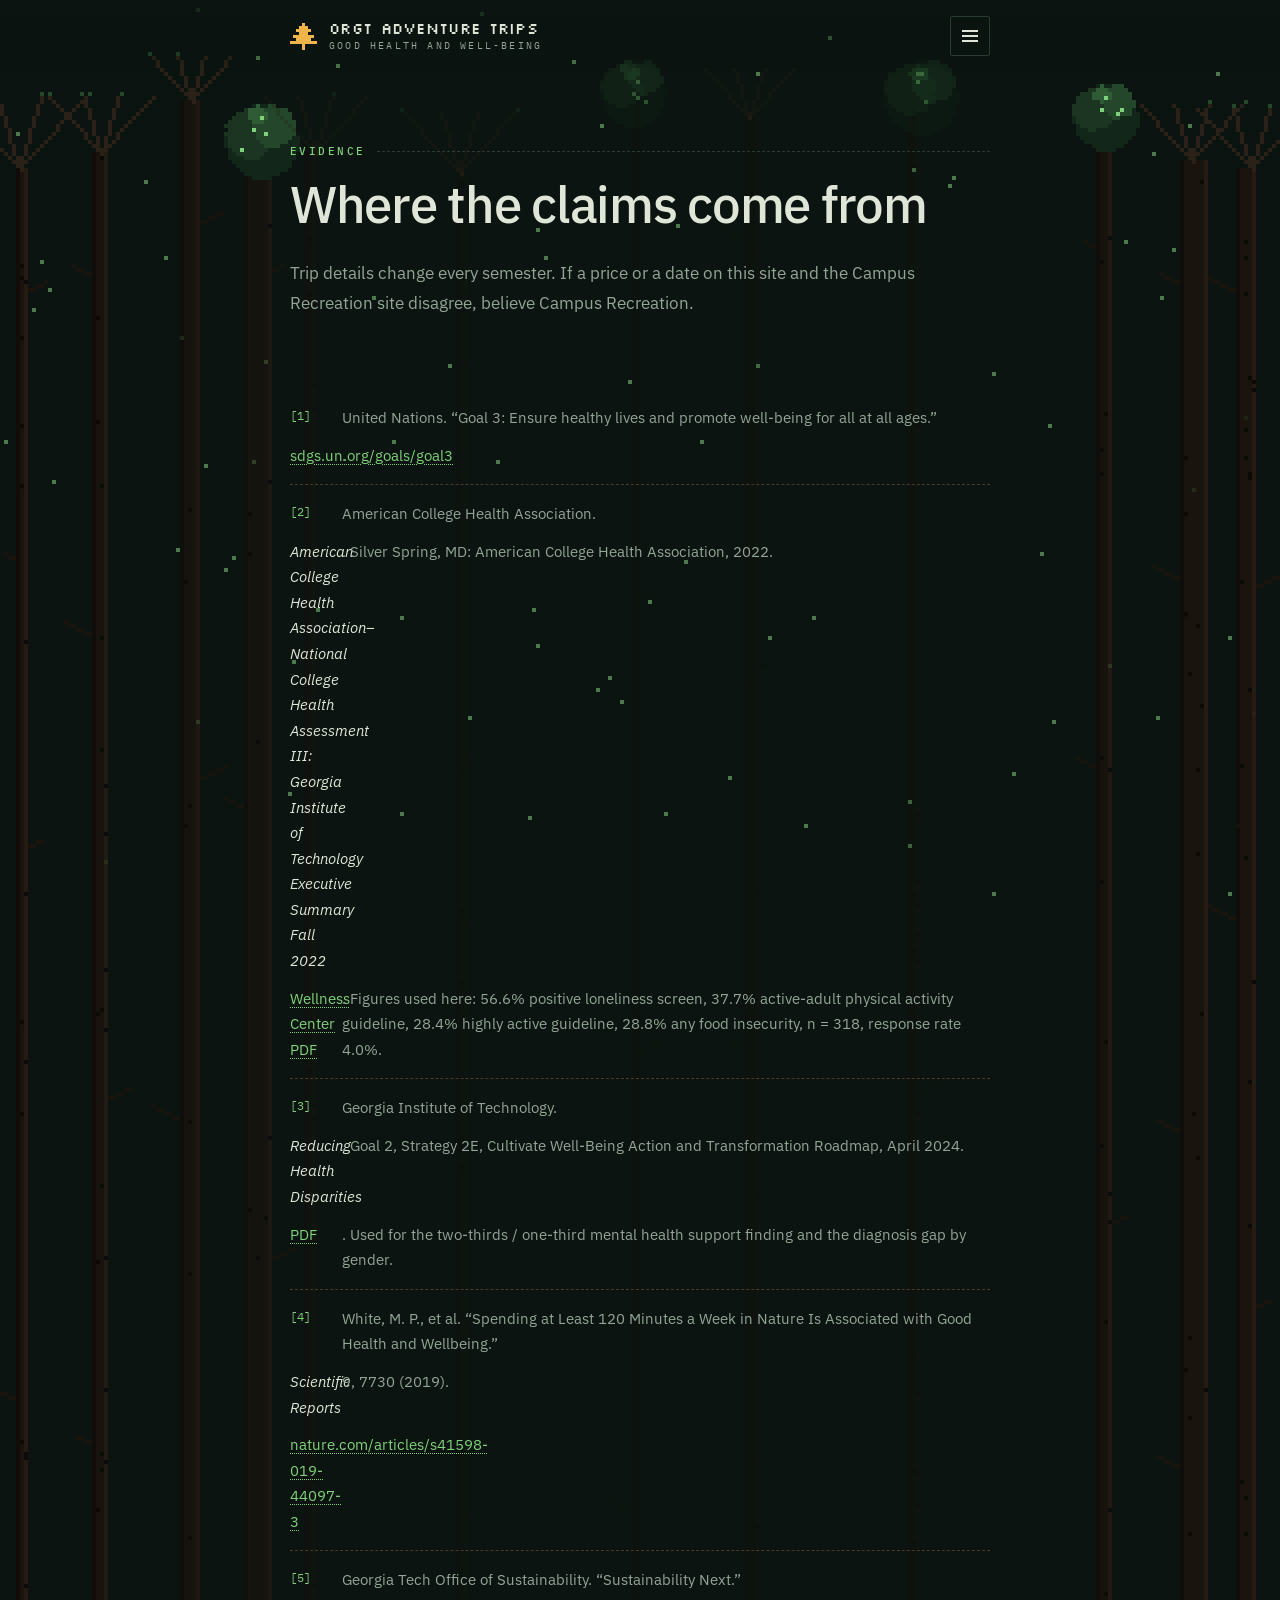
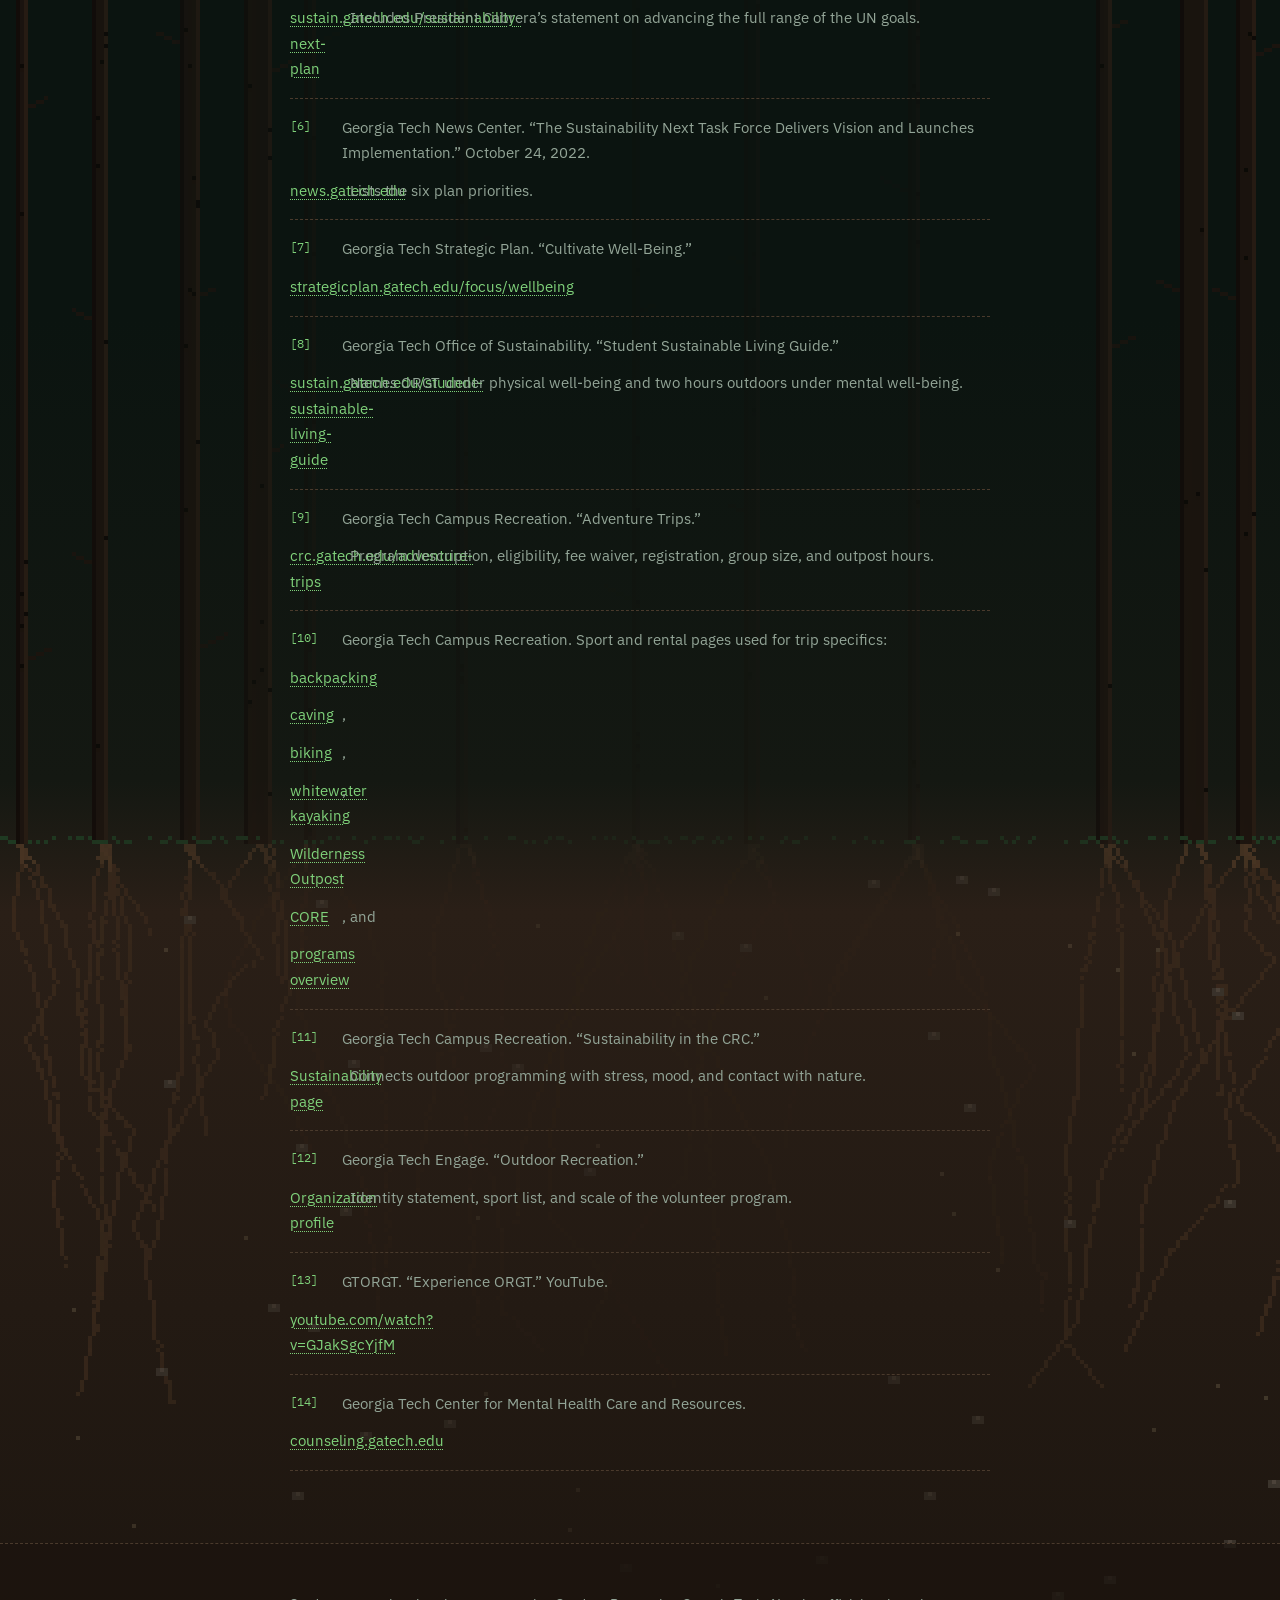
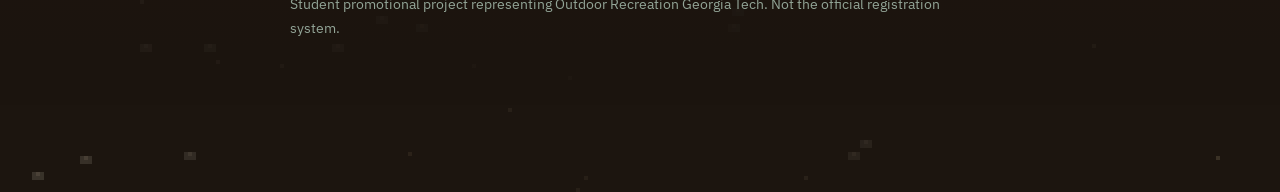
<file: sources.html>
<!DOCTYPE html>
<html lang="en">
<head>
  <meta charset="utf-8">
  <meta name="viewport" content="width=device-width, initial-scale=1">
  <title>Sources | ORGT Adventure Trips</title>
  <meta name="description" content="Sources for the ORGT promotional site on student health, SDG 3, and Georgia Tech sustainability.">
  <link rel="preconnect" href="https://fonts.googleapis.com">
  <link rel="preconnect" href="https://fonts.gstatic.com" crossorigin>
  <link href="https://fonts.googleapis.com/css2?family=IBM+Plex+Mono:wght@400;500&family=IBM+Plex+Sans:wght@400;500;600&family=Silkscreen&display=swap" rel="stylesheet">
  <link rel="stylesheet" href="css/styles.css">
</head>
<body class="treeline">
  <a class="skip" href="#main">Skip to content</a>
  <header class="site-header">
    <div class="header-inner">
      <a class="brand" href="index.html">
        <svg class="brand-mark" viewBox="0 0 9 9" aria-hidden="true"><path fill="currentColor" d="M4 0h1v1H4zM3 1h3v1H3zM2 2h5v1H2zM3 3h3v1H3zM1 4h7v1H1zM2 5h5v1H2zM0 6h9v1H0zM4 7h1v2H4z"/></svg>
        <div><strong>ORGT Adventure Trips</strong><span>Good health and well-being</span></div>
      </a>
      <button class="nav-toggle" type="button" aria-expanded="false" aria-controls="site-nav"><span class="burger" aria-hidden="true"></span><span class="sr">Menu</span></button>
      <nav class="nav" id="site-nav" aria-label="Primary">
        <a href="index.html">Home</a>
        <a href="issue.html">The issue</a>
        <a href="trips.html">Trips</a>
        <a href="get-involved.html">Get involved</a>
        <a href="sources.html" aria-current="page">Sources</a>
      </nav>
    </div>
  </header>

  <main id="main">
    <div class="wrap">
      <header class="page-hero">
        <p class="kicker">Evidence</p>
        <h1>Where the claims come from</h1>
        <p>Trip details change every semester. If a price or a date on this site and the Campus Recreation site disagree, believe Campus Recreation.</p>
      </header>
      <section class="section">
        <ol class="sources">
          <li id="src-1">United Nations. “Goal 3: Ensure healthy lives and promote well-being for all at all ages.” <a href="https://sdgs.un.org/goals/goal3">sdgs.un.org/goals/goal3</a>.</li>
          <li id="src-2">American College Health Association. <em>American College Health Association–National College Health Assessment III: Georgia Institute of Technology Executive Summary Fall 2022</em>. Silver Spring, MD: American College Health Association, 2022. <a href="https://wellnesscenter.gatech.edu/sites/default/files/2024-01/NCHAIII-FALL2022-GeorgiaTech-Report.pdf">Wellness Center PDF</a>. Figures used here: 56.6% positive loneliness screen, 37.7% active-adult physical activity guideline, 28.4% highly active guideline, 28.8% any food insecurity, n = 318, response rate 4.0%.</li>
          <li id="src-3">Georgia Institute of Technology. <em>Reducing Health Disparities</em>. Goal 2, Strategy 2E, Cultivate Well-Being Action and Transformation Roadmap, April 2024. <a href="https://bpb-us-e1.wpmucdn.com/sites.gatech.edu/dist/1/4014/files/2024/07/2E-Identifying-Health-Disparities.pdf">PDF</a>. Used for the two-thirds / one-third mental health support finding and the diagnosis gap by gender.</li>
          <li id="src-4">White, M. P., et al. “Spending at Least 120 Minutes a Week in Nature Is Associated with Good Health and Wellbeing.” <em>Scientific Reports</em> 9, 7730 (2019). <a href="https://www.nature.com/articles/s41598-019-44097-3">nature.com/articles/s41598-019-44097-3</a>.</li>
          <li id="src-5">Georgia Tech Office of Sustainability. “Sustainability Next.” <a href="https://sustain.gatech.edu/sustainability-next-plan/">sustain.gatech.edu/sustainability-next-plan</a>. Includes President Cabrera’s statement on advancing the full range of the UN goals.</li>
          <li id="src-6">Georgia Tech News Center. “The Sustainability Next Task Force Delivers Vision and Launches Implementation.” October 24, 2022. <a href="https://news.gatech.edu/news/2022/10/24/sustainability-next-task-force-delivers-vision-and-launches-implementation">news.gatech.edu</a>. Lists the six plan priorities.</li>
          <li id="src-7">Georgia Tech Strategic Plan. “Cultivate Well-Being.” <a href="https://strategicplan.gatech.edu/focus/wellbeing">strategicplan.gatech.edu/focus/wellbeing</a>.</li>
          <li id="src-8">Georgia Tech Office of Sustainability. “Student Sustainable Living Guide.” <a href="https://sustain.gatech.edu/student-sustainable-living-guide/">sustain.gatech.edu/student-sustainable-living-guide</a>. Names ORGT under physical well-being and two hours outdoors under mental well-being.</li>
          <li id="src-9">Georgia Tech Campus Recreation. “Adventure Trips.” <a href="https://crc.gatech.edu/adventure-trips/">crc.gatech.edu/adventure-trips</a>. Program description, eligibility, fee waiver, registration, group size, and outpost hours.</li>
          <li id="src-10">Georgia Tech Campus Recreation. Sport and rental pages used for trip specifics: <a href="https://crc.gatech.edu/backpacking/">backpacking</a>, <a href="https://crc.gatech.edu/caving/">caving</a>, <a href="https://crc.gatech.edu/bikepacking/">biking</a>, <a href="https://crc.gatech.edu/whitewater-kayaking/">whitewater kayaking</a>, <a href="https://crc.gatech.edu/wilderness-outpost/">Wilderness Outpost</a>, <a href="https://crc.gatech.edu/core/">CORE</a>, and <a href="https://crc.gatech.edu/programs/">programs overview</a>.</li>
          <li id="src-11">Georgia Tech Campus Recreation. “Sustainability in the CRC.” <a href="https://w4.crc.gatech.edu/about/sustainability-crc">Sustainability page</a>. Connects outdoor programming with stress, mood, and contact with nature.</li>
          <li id="src-12">Georgia Tech Engage. “Outdoor Recreation.” <a href="https://gatech.campuslabs.com/engage/organization/outdoor-recreation">Organization profile</a>. Identity statement, sport list, and scale of the volunteer program.</li>
          <li id="src-13">GTORGT. “Experience ORGT.” YouTube. <a href="https://www.youtube.com/watch?v=GJakSgcYjfM">youtube.com/watch?v=GJakSgcYjfM</a>.</li>
          <li id="src-14">Georgia Tech Center for Mental Health Care and Resources. <a href="https://counseling.gatech.edu/">counseling.gatech.edu</a>.</li>
        </ol>
      </section>
    </div>
  </main>
  <footer class="site-footer">
    <div class="footer-inner">
      <p class="fine">Student promotional project representing Outdoor Recreation Georgia Tech. Not the official registration system.</p>
    </div>
  </footer>
  <script src="js/site.js"></script>
</body>
</html>
</file>
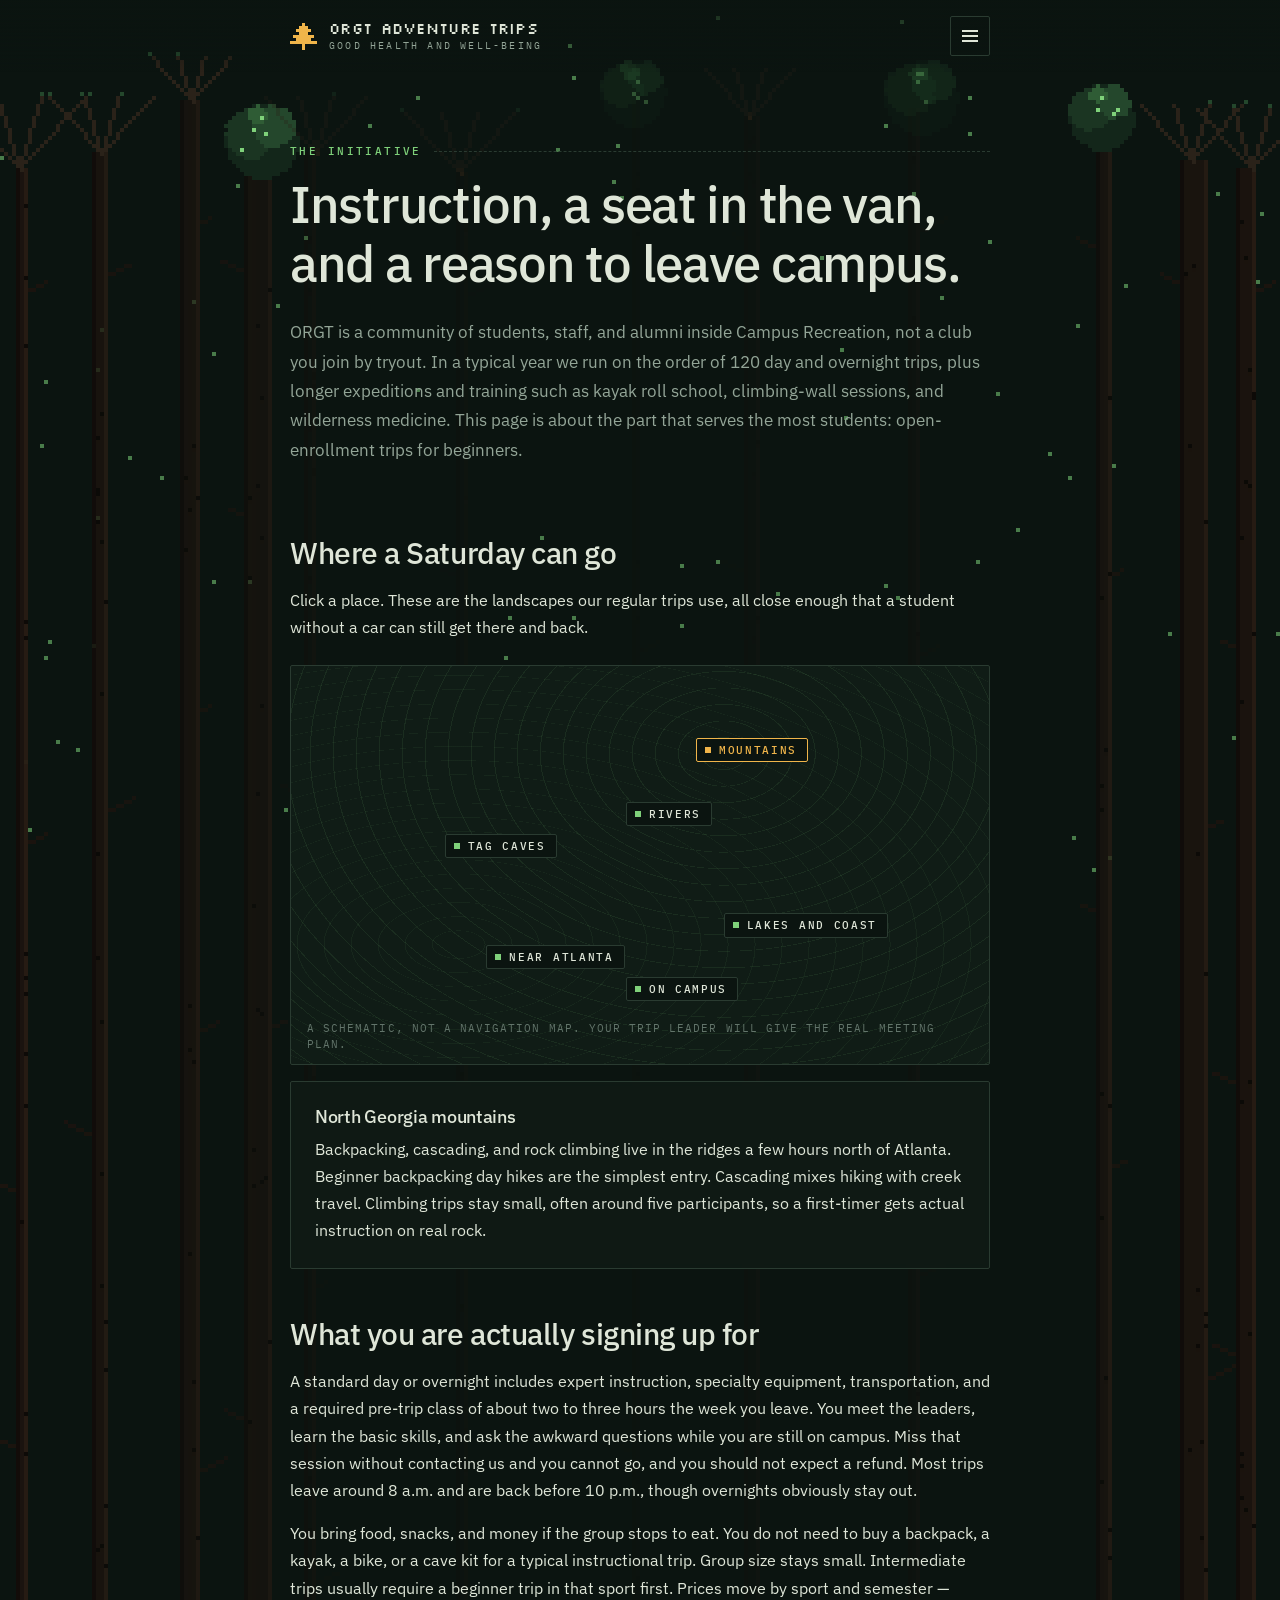
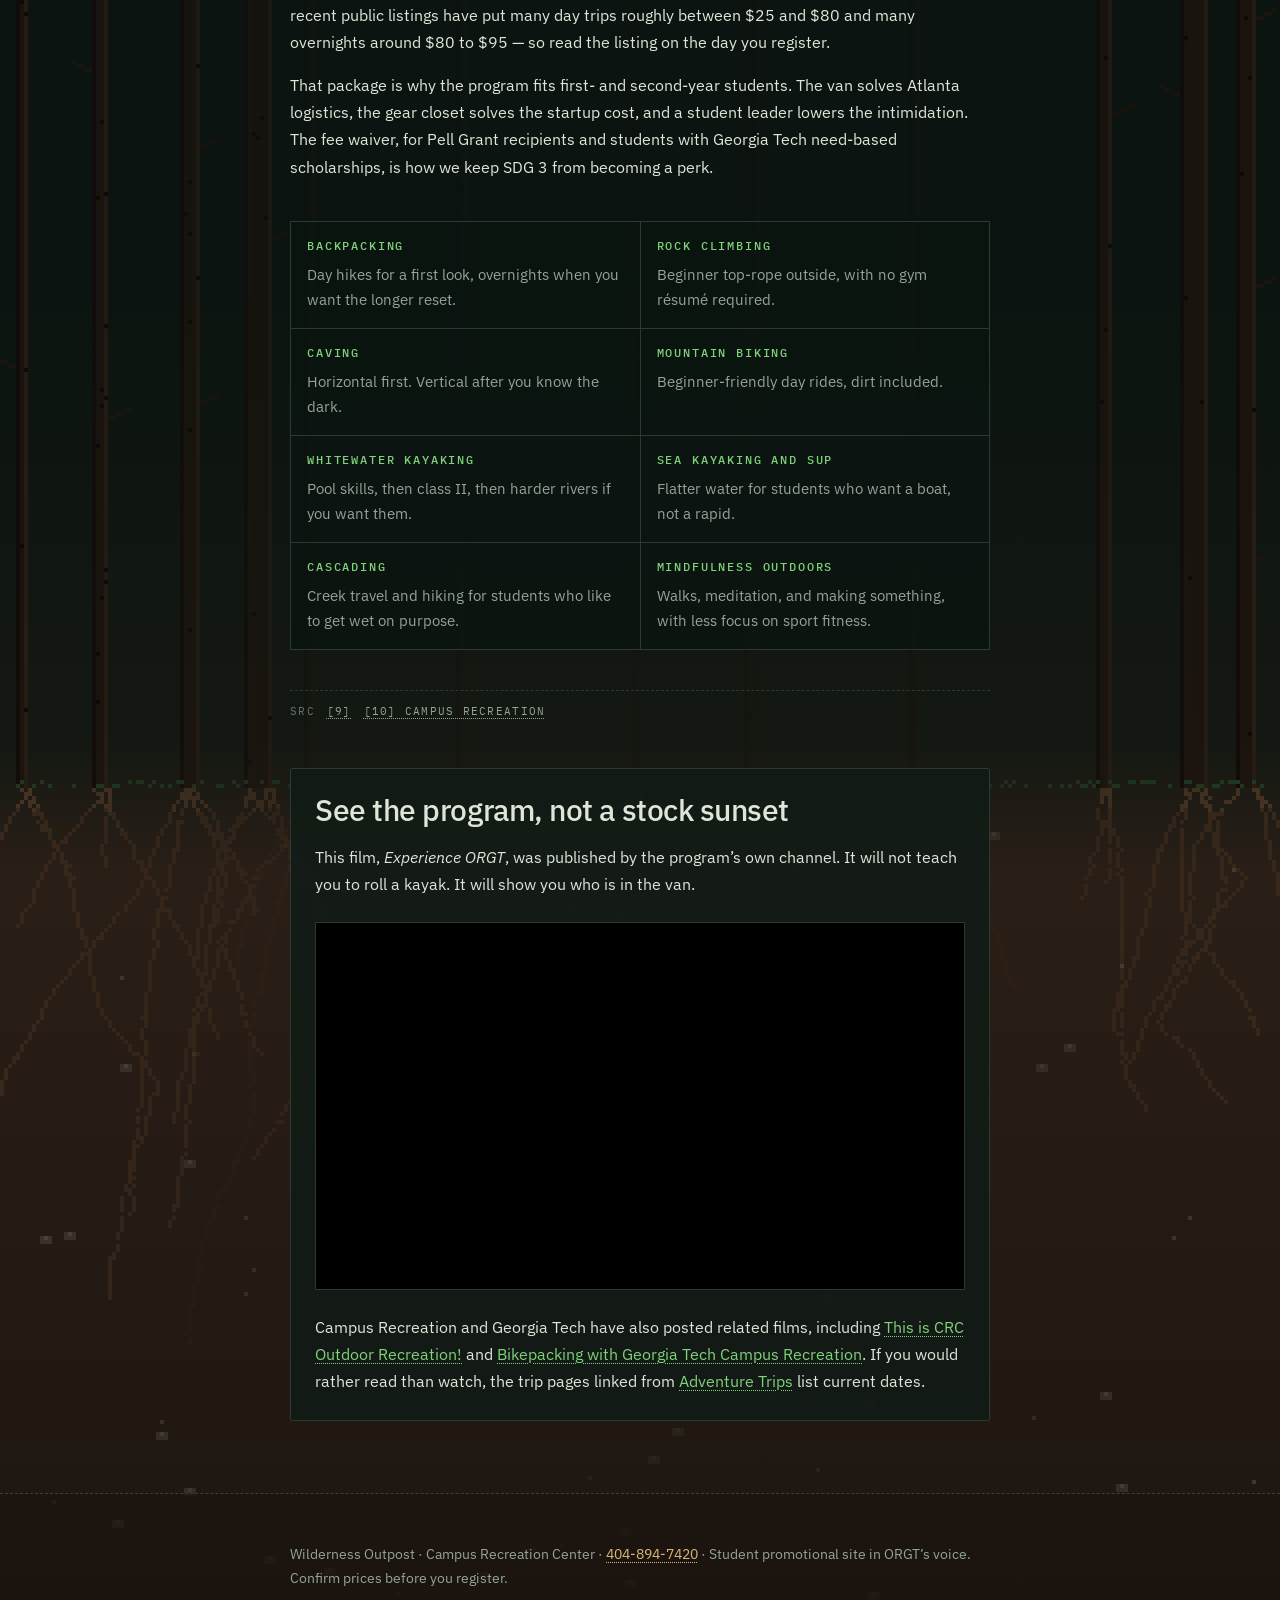
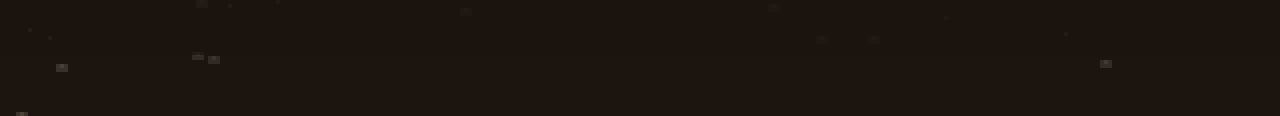
<file: trips.html>
<!DOCTYPE html>
<html lang="en">
<head>
  <meta charset="utf-8">
  <meta name="viewport" content="width=device-width, initial-scale=1">
  <title>Trips | ORGT Adventure Trips</title>
  <meta name="description" content="Beginner-friendly ORGT adventure trips, an interactive map of where they go, and a film from the program.">
  <link rel="preconnect" href="https://fonts.googleapis.com">
  <link rel="preconnect" href="https://fonts.gstatic.com" crossorigin>
  <link href="https://fonts.googleapis.com/css2?family=IBM+Plex+Mono:wght@400;500&family=IBM+Plex+Sans:wght@400;500;600&family=Silkscreen&display=swap" rel="stylesheet">
  <link rel="stylesheet" href="css/styles.css">
</head>
<body class="treeline">
  <a class="skip" href="#main">Skip to content</a>
  <header class="site-header">
    <div class="header-inner">
      <a class="brand" href="index.html">
        <svg class="brand-mark" viewBox="0 0 9 9" aria-hidden="true"><path fill="currentColor" d="M4 0h1v1H4zM3 1h3v1H3zM2 2h5v1H2zM3 3h3v1H3zM1 4h7v1H1zM2 5h5v1H2zM0 6h9v1H0zM4 7h1v2H4z"/></svg>
        <div><strong>ORGT Adventure Trips</strong><span>Good health and well-being</span></div>
      </a>
      <button class="nav-toggle" type="button" aria-expanded="false" aria-controls="site-nav"><span class="burger" aria-hidden="true"></span><span class="sr">Menu</span></button>
      <nav class="nav" id="site-nav" aria-label="Primary">
        <a href="index.html">Home</a>
        <a href="issue.html">The issue</a>
        <a href="trips.html" aria-current="page">Trips</a>
        <a href="get-involved.html">Get involved</a>
        <a href="sources.html">Sources</a>
      </nav>
    </div>
  </header>

  <main id="main">
    <div class="wrap">
      <header class="page-hero">
        <p class="kicker">The initiative</p>
        <h1>Instruction, a seat in the van, and a reason to leave campus.</h1>
        <p>ORGT is a community of students, staff, and alumni inside Campus Recreation, not a club you join by tryout. In a typical year we run on the order of 120 day and overnight trips, plus longer expeditions and training such as kayak roll school, climbing-wall sessions, and wilderness medicine. This page is about the part that serves the most students: open-enrollment trips for beginners.</p>
      </header>

      <section class="section">
        <h2>Where a Saturday can go</h2>
        <p>Click a place. These are the landscapes our regular trips use, all close enough that a student without a car can still get there and back.</p>
        <div class="map-wrap">
          <div class="map" data-map>
            <button class="region" type="button" style="top:18%; left:58%" data-title="North Georgia mountains" data-detail="Backpacking, cascading, and rock climbing live in the ridges a few hours north of Atlanta. Beginner backpacking day hikes are the simplest entry. Cascading mixes hiking with creek travel. Climbing trips stay small, often around five participants, so a first-timer gets actual instruction on real rock.">Mountains</button>
            <button class="region" type="button" style="top:42%; left:22%" data-title="TAG cave country" data-detail="The corner where Tennessee, Alabama, and Georgia meet is classic caving. Horizontal trips scramble, squeeze, and walk through passages. Vertical trips add ropes and come after you have learned the horizontal version. Helmets and lights are part of the trip, not a shopping list.">TAG caves</button>
            <button class="region" type="button" style="top:34%; left:48%" data-title="North Georgia rivers" data-detail="Whitewater kayaking starts in the CRC pool and on class II streams. Students who stay with it move toward rivers such as the Cartecay and the Chattooga. Every paddling trip requires a swim test: 25 to 50 yards and one minute of treading water, with no life jacket. That test is a safety rule, and it is also a promise that we will not put you on moving water unprepared.">Rivers</button>
            <button class="region" type="button" style="top:62%; left:62%" data-title="Lakes, coast, and easy water" data-detail="Sea kayaking and stand-up paddleboarding are the quieter boats. They still teach a real skill, and they still count as time outside. If you want water without whitewater, start here after you know you can swim.">Lakes and coast</button>
            <button class="region" type="button" style="top:70%; left:28%" data-title="Trails within reach of Atlanta" data-detail="Mountain biking and bikepacking day trips use trails that do not require an expedition. Mindfulness Outdoors and shorter hikes — bamboo forest walks, picnic hikes, easy mileage — exist for students who want to be outside without taking up a sport. The point is presence, not a personal record.">Near Atlanta</button>
            <button class="region" type="button" style="top:78%; left:48%" data-title="The CRC, before you ever leave" data-detail="The Wilderness Outpost is downstairs in the Campus Recreation Center. Pre-trip classes happen here. So do roll school, climbing-wall practice, and gear rental if you later want to go out on your own. Enter the front doors, pass Member Services, go down the stairs, and follow the signs. Or use the back door under the Outdoor Recreation sign.">On campus</button>
            <p class="map-note">A schematic, not a navigation map. Your trip leader will give the real meeting plan.</p>
          </div>
          <article class="panel" data-map-panel>
            <h3>Pick a region</h3>
            <p>Each button describes the kind of health-supporting trip that starts there.</p>
          </article>
        </div>
      </section>

      <section class="section grid-2">
        <div>
          <h2>What you are actually signing up for</h2>
          <p>A standard day or overnight includes expert instruction, specialty equipment, transportation, and a required pre-trip class of about two to three hours the week you leave. You meet the leaders, learn the basic skills, and ask the awkward questions while you are still on campus. Miss that session without contacting us and you cannot go, and you should not expect a refund. Most trips leave around 8 a.m. and are back before 10 p.m., though overnights obviously stay out.</p>
          <p>You bring food, snacks, and money if the group stops to eat. You do not need to buy a backpack, a kayak, a bike, or a cave kit for a typical instructional trip. Group size stays small. Intermediate trips usually require a beginner trip in that sport first. Prices move by sport and semester — recent public listings have put many day trips roughly between $25 and $80 and many overnights around $80 to $95 — so read the listing on the day you register.</p>
          <p>That package is why the program fits first- and second-year students. The van solves Atlanta logistics, the gear closet solves the startup cost, and a student leader lowers the intimidation. The fee waiver, for Pell Grant recipients and students with Georgia Tech need-based scholarships, is how we keep SDG 3 from becoming a perk.</p>
        </div>
        <div class="sports">
          <article class="sport"><h3>Backpacking</h3><p>Day hikes for a first look, overnights when you want the longer reset.</p></article>
          <article class="sport"><h3>Rock climbing</h3><p>Beginner top-rope outside, with no gym résumé required.</p></article>
          <article class="sport"><h3>Caving</h3><p>Horizontal first. Vertical after you know the dark.</p></article>
          <article class="sport"><h3>Mountain biking</h3><p>Beginner-friendly day rides, dirt included.</p></article>
          <article class="sport"><h3>Whitewater kayaking</h3><p>Pool skills, then class II, then harder rivers if you want them.</p></article>
          <article class="sport"><h3>Sea kayaking and SUP</h3><p>Flatter water for students who want a boat, not a rapid.</p></article>
          <article class="sport"><h3>Cascading</h3><p>Creek travel and hiking for students who like to get wet on purpose.</p></article>
          <article class="sport"><h3>Mindfulness Outdoors</h3><p>Walks, meditation, and making something, with less focus on sport fitness.</p></article>
        </div>
        <p class="fn"><span>Src</span><a href="sources.html#src-9">[9]</a><a href="sources.html#src-10">[10] Campus Recreation</a></p>
      </section>

      <section class="section panel">
        <h2>See the program, not a stock sunset</h2>
        <p>This film, <em>Experience ORGT</em>, was published by the program’s own channel. It will not teach you to roll a kayak. It will show you who is in the van.</p>
        <div class="video-frame">
          <iframe src="https://www.youtube-nocookie.com/embed/GJakSgcYjfM" title="Experience ORGT, a film from Outdoor Recreation Georgia Tech" allow="accelerometer; autoplay; clipboard-write; encrypted-media; gyroscope; picture-in-picture; web-share" allowfullscreen></iframe>
        </div>
        <p>Campus Recreation and Georgia Tech have also posted related films, including <a href="https://www.youtube.com/watch?v=kZeqYyl60Os">This is CRC Outdoor Recreation!</a> and <a href="https://www.youtube.com/watch?v=AU-ZUOrLiA0">Bikepacking with Georgia Tech Campus Recreation</a>. If you would rather read than watch, the trip pages linked from <a href="https://crc.gatech.edu/adventure-trips/">Adventure Trips</a> list current dates.</p>
      </section>
    </div>
  </main>

  <footer class="site-footer">
    <div class="footer-inner">
      <p class="fine">Wilderness Outpost · Campus Recreation Center · <a href="tel:4048947420">404-894-7420</a> · Student promotional site in ORGT’s voice. Confirm prices before you register.</p>
    </div>
  </footer>
  <script src="js/site.js"></script>
</body>
</html>
</file>
<file: css/styles.css>
/* ==========================================================================
   THE TREELINE — ORGT Adventure Trips
   A vertical cross-section of a forest. Canopy at the top of every page,
   trunks through the middle, roots and soil at the bottom.
   Style guide: DESIGN.md
   ========================================================================== */

:root {
  /* ground */
  --forest-0: #0b1410;   /* base */
  --forest-1: #101c16;   /* raised */
  --forest-2: #16251d;   /* panel */
  --forest-3: #1f3127;   /* hover */
  --soil-0: #2a1f17;     /* lower sections */
  --soil-1: #1c150f;     /* deepest */

  /* ink */
  --text: #dfe6d8;
  --text-dim: #93a597;
  --text-faint: #62746a;
  --line: #2a3b31;
  --line-soil: #4a3a2c;

  /* two accents */
  --leaf: #7fd17a;       /* data and growth */
  --leaf-dim: #3d6b3b;
  --amber: #f0b54a;      /* you and the brand */
  --amber-dim: #7c5a22;

  /* type */
  --pixel: "Silkscreen", "Courier New", monospace;
  --mono: "IBM Plex Mono", ui-monospace, "SFMono-Regular", Menlo, monospace;
  --sans: "IBM Plex Sans", system-ui, -apple-system, "Segoe UI", sans-serif;

  /* spacing, 4px base */
  --s1: 4px;  --s2: 8px;  --s3: 12px; --s4: 16px;
  --s5: 24px; --s6: 32px; --s7: 48px; --s8: 72px; --s9: 112px;

  --col: 700px;
  --radius: 2px;
  --soil-line: 72%;      /* where the trunk meets the ground, matched in site.js */

  --ease: cubic-bezier(.2, .7, .2, 1);
  --t-fast: 160ms;
  --t-med: 420ms;
}

* { box-sizing: border-box; }
html { scroll-behavior: smooth; background: var(--soil-1); }
body {
  margin: 0;
  position: relative;
  min-height: 100vh;
  color: var(--text);
  font-family: var(--sans);
  font-size: 1rem;
  line-height: 1.7;
  background: linear-gradient(180deg,
    var(--forest-0) 0%,
    var(--forest-0) 58%,
    #141812 var(--soil-line),
    var(--soil-0) calc(var(--soil-line) + 4%),
    var(--soil-1) 100%);
  -webkit-font-smoothing: antialiased;
  overflow-x: hidden;
  isolation: isolate; /* keeps the world canvases above the body gradient */
}
img, svg { max-width: 100%; display: block; }
::selection { background: var(--amber); color: var(--forest-0); }

a {
  color: var(--leaf);
  text-decoration: underline;
  text-decoration-style: dotted;
  text-underline-offset: 3px;
  text-decoration-thickness: 1px;
}
a:hover { color: var(--amber); text-decoration-style: solid; }
:focus-visible { outline: 2px solid var(--amber); outline-offset: 3px; }

.skip {
  position: absolute; left: var(--s4); top: -4rem; z-index: 40;
  background: var(--amber); color: var(--forest-0);
  font: 500 12px/1 var(--mono); letter-spacing: .14em; text-transform: uppercase;
  padding: var(--s3) var(--s4); text-decoration: none;
}
.skip:focus { top: var(--s3); }
[hidden] { display: none !important; }
.sr {
  position: absolute; width: 1px; height: 1px; overflow: hidden;
  clip: rect(0 0 0 0); white-space: nowrap;
}

/* ---------- The world ---------------------------------------------------- */

.world {
  position: absolute; left: 0; top: 0; width: 100%;
  z-index: -1; pointer-events: none;
  image-rendering: pixelated; image-rendering: crisp-edges;
}
.world-fx {
  position: fixed; inset: 0; width: 100%; height: 100%;
  z-index: -1; pointer-events: none;
  image-rendering: pixelated;
}

/* ---------- Chrome: brand + hamburger, nothing else --------------------- */

.site-header {
  position: sticky; top: 0; z-index: 30;
  background: linear-gradient(180deg, rgba(11,20,16,.92), rgba(11,20,16,.0));
}
.header-inner, .wrap, .footer-inner {
  width: min(var(--col), calc(100% - 2 * var(--s5)));
  margin: 0 auto;
}
.header-inner {
  display: flex; align-items: center; justify-content: space-between;
  gap: var(--s4); min-height: 72px;
}
.brand {
  display: flex; align-items: center; gap: var(--s3);
  color: var(--amber); text-decoration: none;
}
.brand:hover { color: var(--amber); }
.brand-mark { width: 27px; height: 27px; flex: none; shape-rendering: crispEdges; }
.brand strong {
  display: block;
  font: 400 15px/1.1 var(--pixel);
  letter-spacing: .02em;
}
.brand span {
  display: block; margin-top: 3px;
  font: 400 10px/1 var(--mono);
  letter-spacing: .22em; text-transform: uppercase;
  color: var(--text-dim);
}

.nav-toggle {
  position: relative; z-index: 32;
  width: 40px; height: 40px; padding: 0;
  display: grid; place-items: center;
  background: transparent; color: var(--text);
  border: 1px solid var(--line); border-radius: var(--radius);
  cursor: pointer;
}
.nav-toggle:hover { border-color: var(--leaf); }
.burger, .burger::before, .burger::after {
  display: block; width: 16px; height: 2px; background: currentColor;
  transition: transform var(--t-fast) var(--ease), background var(--t-fast);
}
.burger { position: relative; }
.burger::before, .burger::after { content: ""; position: absolute; left: 0; }
.burger::before { top: -5px; }
.burger::after { top: 5px; }
.nav-toggle[aria-expanded="true"] .burger { background: transparent; }
.nav-toggle[aria-expanded="true"] .burger::before { transform: translateY(5px) rotate(45deg); }
.nav-toggle[aria-expanded="true"] .burger::after { transform: translateY(-5px) rotate(-45deg); }

.nav {
  position: fixed; top: 0; right: 0; bottom: 0; z-index: 31;
  width: min(360px, 100%);
  display: flex; flex-direction: column; gap: 2px;
  padding: 96px var(--s6) var(--s6);
  background: var(--forest-1);
  border-left: 1px solid var(--line);
  transform: translateX(100%);
  visibility: hidden;
  transition: transform var(--t-med) var(--ease), visibility 0s linear var(--t-med);
}
.nav.open {
  transform: none; visibility: visible;
  transition: transform var(--t-med) var(--ease), visibility 0s;
}
.nav a {
  display: flex; align-items: baseline; gap: var(--s3);
  padding: var(--s3) 0;
  border-bottom: 1px dashed var(--line);
  color: var(--text); text-decoration: none;
  font: 500 13px/1.2 var(--mono); letter-spacing: .18em; text-transform: uppercase;
}
.nav a::before {
  content: "";
  width: 6px; height: 6px; flex: none; transform: translateY(-1px);
  background: var(--line);
}
.nav a:hover { color: var(--leaf); }
.nav a:hover::before { background: var(--leaf); }
.nav a[aria-current="page"] { color: var(--amber); }
.nav a[aria-current="page"]::before { background: var(--amber); }

.canopy-readout {
  margin-top: auto; padding-top: var(--s5);
  font: 400 11px/1.6 var(--mono); letter-spacing: .2em; text-transform: uppercase;
  color: var(--text-dim);
}
.canopy-readout b { color: var(--leaf); font-weight: 500; }
.canopy-bar { display: flex; gap: 3px; margin-top: var(--s2); }
.canopy-bar i { width: 14px; height: 14px; background: var(--forest-3); }
.canopy-bar i.on { background: var(--leaf); }

/* ---------- Type ------------------------------------------------------- */

h1, h2, h3 {
  font-family: var(--sans); font-weight: 500;
  line-height: 1.15; letter-spacing: -.015em; color: var(--text);
  text-wrap: balance;
}
h1 { font-size: clamp(2.1rem, 6vw, 3.2rem); margin: 0 0 var(--s5); letter-spacing: -.025em; }
h2 { font-size: clamp(1.45rem, 3.4vw, 1.9rem); margin: 0 0 var(--s4); }
h3 { font-size: 1.15rem; margin: 0 0 var(--s2); }
p { margin: 0 0 var(--s4); }
em { color: var(--text); }
strong { font-weight: 600; color: var(--text); }

/* Section headers: small-caps label + dashed rule to the edge */
.kicker, .label, .num-label {
  display: flex; align-items: center; gap: var(--s3);
  margin: 0 0 var(--s4);
  font: 500 11px/1.4 var(--mono);
  letter-spacing: .22em; text-transform: uppercase;
  color: var(--leaf);
}
.kicker::after, .label::after, .num-label::after {
  content: ""; flex: 1; min-width: var(--s5);
  border-top: 1px dashed var(--line);
}
.label { color: var(--amber); }
.label .idx { color: var(--text-faint); }

.lede { font-size: 1.12rem; color: var(--text-dim); }
.fine { color: var(--text-dim); font-size: .85rem; }

/* footnotes: cite the source for every number shown */
.fn {
  display: flex; flex-wrap: wrap; gap: var(--s1) var(--s3);
  margin: var(--s4) 0 0; padding-top: var(--s3);
  border-top: 1px dashed var(--line);
  font: 400 10.5px/1.6 var(--mono); letter-spacing: .12em; text-transform: uppercase;
  color: var(--text-faint);
}
.fn a { color: var(--text-dim); }
.fn a:hover { color: var(--amber); }
sup.ref { font: 500 .62em/0 var(--mono); letter-spacing: .04em; margin-left: 1px; }
sup.ref a { text-decoration: none; color: var(--text-faint); }
sup.ref a:hover { color: var(--amber); }

/* ---------- Layout ------------------------------------------------------ */

main { display: block; }
.wrap { padding-bottom: var(--s8); }
.section { padding: var(--s7) 0 0; }
.grid-2, .grid-3 { display: grid; grid-template-columns: 1fr; gap: var(--s5); }

.panel {
  background: rgba(16, 28, 22, .82);
  border: 1px solid var(--line);
  border-radius: var(--radius);
  padding: var(--s5);
  backdrop-filter: blur(3px);
  -webkit-backdrop-filter: blur(3px);
}
.section.panel { margin-top: var(--s7); }
.panel p:last-child, .card p:last-child { margin-bottom: 0; }

.hero { padding: var(--s8) 0 var(--s5); display: grid; gap: var(--s7); }
.page-hero { padding: var(--s8) 0 var(--s2); }
.page-hero p:not(.kicker) { color: var(--text-dim); font-size: 1.08rem; }

.actions { display: flex; flex-wrap: wrap; gap: var(--s3); margin-top: var(--s5); }
.btn {
  display: inline-flex; align-items: center; justify-content: center; gap: var(--s2);
  min-height: 44px; padding: 0 var(--s5);
  border: 1px solid var(--line); border-radius: var(--radius);
  background: transparent; color: var(--text);
  font: 500 11.5px/1 var(--mono); letter-spacing: .18em; text-transform: uppercase;
  text-decoration: none; cursor: pointer;
  transition: border-color var(--t-fast), color var(--t-fast), background var(--t-fast);
}
.btn-primary { background: var(--amber); border-color: var(--amber); color: var(--forest-0); }
.btn-primary:hover { background: #ffc965; border-color: #ffc965; color: var(--forest-0); }
.btn-ghost:hover { border-color: var(--leaf); color: var(--leaf); }
.btn-gold { border-color: var(--amber-dim); color: var(--amber); }
.btn-gold:hover { border-color: var(--amber); color: var(--amber); }

/* ---------- Home ------------------------------------------------------- */

.hero-card {
  position: relative; overflow: hidden;
  background: rgba(16, 28, 22, .86);
  border: 1px solid var(--line); border-radius: var(--radius);
  padding: var(--s5);
}
.hero-card svg.topo { position: absolute; inset: 0; width: 100%; height: 100%; opacity: .22; }
.hero-card svg.topo path { stroke: var(--leaf); stroke-width: 1; stroke-dasharray: 2 4; }
.hero-card .card-body { position: relative; }
.sdg {
  display: flex; gap: var(--s4); align-items: center;
  padding-bottom: var(--s4); margin-bottom: var(--s4);
  border-bottom: 1px dashed var(--line);
}
.sdg strong { font: 500 11px/1.5 var(--mono); letter-spacing: .18em; text-transform: uppercase; color: var(--leaf); }
.sdg p { color: var(--text-dim); }
.sdg-num {
  width: 64px; height: 64px; flex: none;
  display: grid; place-items: center;
  border: 1px solid var(--leaf-dim);
  font: 400 34px/1 var(--pixel); color: var(--leaf);
}

.stat-row {
  display: grid; grid-template-columns: repeat(2, 1fr);
  border-top: 1px solid var(--line); border-left: 1px solid var(--line);
  margin: var(--s5) 0 0;
}
.stat {
  padding: var(--s5) var(--s4);
  border-right: 1px solid var(--line); border-bottom: 1px solid var(--line);
  background: rgba(11, 20, 16, .7);
}
.stat b {
  display: block; margin-bottom: var(--s2);
  font: 400 34px/1 var(--pixel); color: var(--leaf);
}
.stat span {
  display: block;
  font: 400 11px/1.6 var(--mono); letter-spacing: .12em; text-transform: uppercase;
  color: var(--text-dim);
}
.stat-row + .fn { margin-top: 0; border-top: 0; }

.card {
  padding: var(--s5) 0 0;
  border-top: 1px dashed var(--line);
}
.grid-3 > .card:first-child { border-top: 0; padding-top: 0; }
.num-label { color: var(--amber); }

/* ---------- The issue: thin-line chart -------------------------------- */

.chart { display: grid; gap: 0; }
.bar-btn {
  width: 100%; text-align: left;
  background: transparent; color: inherit;
  border: 0; border-bottom: 1px dashed var(--line);
  padding: var(--s4) 0; cursor: pointer; font: inherit;
}
.bar-top {
  display: flex; justify-content: space-between; align-items: baseline; gap: var(--s4);
  font: 400 11px/1.4 var(--mono); letter-spacing: .14em; text-transform: uppercase;
  color: var(--text-dim);
}
.bar-top span:last-child { font: 400 16px/1 var(--pixel); letter-spacing: 0; color: var(--leaf); white-space: nowrap; }
.track { position: relative; height: 9px; margin-top: var(--s3); }
.track::before {
  content: ""; position: absolute; left: 0; right: 0; top: 4px;
  border-top: 1px solid var(--line);
}
.fill {
  position: absolute; left: 0; top: 3px; height: 3px; width: 0;
  background: var(--leaf-dim);
  transition: width 900ms var(--ease);
}
.fill::after {
  content: ""; position: absolute; right: -1px; top: -3px;
  width: 1px; height: 9px; background: var(--leaf);
}
.chart.ready .fill, .bar-btn[aria-pressed="true"] .fill { width: var(--w); }
.bar-btn:hover .bar-top, .bar-btn[aria-pressed="true"] .bar-top { color: var(--text); }
.bar-btn[aria-pressed="true"] .fill { background: var(--leaf); }
.detail {
  min-height: 9rem; margin-top: var(--s5);
  padding: var(--s4) 0 0 var(--s4);
  border-left: 2px solid var(--leaf);
}
.detail h3 { color: var(--leaf); }
.detail p { color: var(--text-dim); }
.callout {
  padding: var(--s3) var(--s4);
  border: 1px dashed var(--amber-dim); border-radius: var(--radius);
  font: 400 11.5px/1.6 var(--mono); letter-spacing: .1em; text-transform: uppercase;
  color: var(--amber);
}

/* ---------- Trips: map ------------------------------------------------- */

.map-wrap { display: grid; gap: var(--s4); margin-top: var(--s5); }
.map {
  position: relative; overflow: hidden; min-height: 400px;
  border: 1px solid var(--line); border-radius: var(--radius);
  background:
    repeating-radial-gradient(ellipse at 62% 22%, transparent 0 22px, rgba(127,209,122,.09) 22px 23px),
    repeating-radial-gradient(ellipse at 24% 70%, transparent 0 26px, rgba(127,209,122,.06) 26px 27px),
    var(--forest-1);
}
.region {
  position: absolute; display: inline-flex; align-items: center; gap: var(--s2);
  padding: 6px 10px 6px 8px;
  border: 1px solid var(--line); border-radius: var(--radius);
  background: var(--forest-0); color: var(--text);
  font: 500 10.5px/1 var(--mono); letter-spacing: .16em; text-transform: uppercase;
  cursor: pointer;
}
.region::before { content: ""; width: 6px; height: 6px; background: var(--leaf); }
.region:hover { border-color: var(--leaf); }
.region[aria-pressed="true"] { border-color: var(--amber); color: var(--amber); }
.region[aria-pressed="true"]::before { background: var(--amber); }
.map-note {
  position: absolute; left: var(--s4); right: var(--s4); bottom: var(--s3); margin: 0;
  font: 400 10.5px/1.5 var(--mono); letter-spacing: .1em; text-transform: uppercase;
  color: var(--text-faint);
}

.sports {
  display: grid; grid-template-columns: repeat(2, 1fr);
  border-top: 1px solid var(--line); border-left: 1px solid var(--line);
}
.sport { padding: var(--s4); border-right: 1px solid var(--line); border-bottom: 1px solid var(--line); background: rgba(11,20,16,.7); }
.sport h3 { font: 500 11.5px/1.4 var(--mono); letter-spacing: .16em; text-transform: uppercase; color: var(--leaf); }
.sport p { margin: 0; font-size: .92rem; color: var(--text-dim); }

.video-frame {
  position: relative; padding-top: 56.25%; margin: var(--s5) 0;
  border: 1px solid var(--line); background: #000; overflow: hidden;
}
.video-frame iframe { position: absolute; inset: 0; width: 100%; height: 100%; border: 0; }

/* ---------- Get involved: Seedlings (steps) --------------------------- */

.steps { counter-reset: step; display: grid; }
.step {
  display: grid; grid-template-columns: 40px 1fr 32px;
  gap: var(--s4); align-items: start;
  padding: var(--s4) 0;
  border-bottom: 1px dashed var(--line);
}
.step::before {
  counter-increment: step;
  content: counter(step, decimal-leading-zero);
  font: 400 16px/1.7 var(--pixel); color: var(--text-faint);
}
.step p { margin: 0; color: var(--text-dim); }
.step.planted::before { color: var(--leaf); }
.seed {
  width: 32px; height: 32px; padding: 0; margin-top: 2px;
  display: grid; place-items: center;
  background: transparent; border: 1px dashed var(--line); border-radius: var(--radius);
  color: var(--text-faint); cursor: pointer;
}
.seed svg { width: 16px; height: 16px; shape-rendering: crispEdges; }
.seed:hover { border-color: var(--leaf); color: var(--leaf); }
.seed[aria-pressed="true"] { border-style: solid; border-color: var(--leaf); color: var(--leaf); background: rgba(127,209,122,.08); }

/* ---------- Get involved: The Canopy (ladder) ------------------------- */

.timeline { display: grid; margin-top: var(--s5); }
.timeline button {
  width: 100%; text-align: left;
  display: flex; justify-content: space-between; align-items: center; gap: var(--s4);
  padding: var(--s4) 0;
  background: transparent; color: var(--text);
  border: 0; border-bottom: 1px dashed var(--line);
  font: 500 1rem/1.4 var(--sans); cursor: pointer;
}
.timeline button::after {
  content: "+"; font: 400 14px/1 var(--pixel); color: var(--text-faint);
}
.timeline button[aria-expanded="true"]::after { content: "−"; color: var(--leaf); }
.timeline button:hover { color: var(--leaf); }
.timeline .more { margin: 0; padding: var(--s3) 0 var(--s4) var(--s4); border-left: 2px solid var(--leaf-dim); color: var(--text-dim); }
.timeline .is-weekly { color: var(--amber); }
.weekly-tag {
  display: flex; align-items: center; gap: var(--s2);
  margin: var(--s4) 0 calc(-1 * var(--s3));
  font: 500 10.5px/1 var(--mono); letter-spacing: .2em; text-transform: uppercase;
  color: var(--amber);
}
.weekly-tag::before { content: ""; width: 6px; height: 6px; background: var(--amber); animation: blink 1.6s steps(2) infinite; }

/* ---------- The Survey ------------------------------------------------- */

.survey { padding: var(--s6) var(--s5) var(--s5); }
.survey-head {
  display: flex; align-items: center; gap: var(--s5);
  margin-bottom: var(--s5);
}
.ring-progress { width: 76px; height: 76px; flex: none; }
.ring-progress circle { fill: none; stroke-width: 2; transition: stroke var(--t-med) var(--ease); }
.ring-progress .r-empty { stroke: var(--line); stroke-dasharray: 2 3; }
.ring-progress .r-done { stroke: var(--leaf); }
.ring-progress .r-now { stroke: var(--amber); animation: breathe 2.4s ease-in-out infinite; }
.ring-progress .pith { fill: var(--amber); stroke: none; }
.ring-count {
  font: 400 11px/1.6 var(--mono); letter-spacing: .22em; text-transform: uppercase;
  color: var(--text-dim);
}
.ring-count b { display: block; font: 400 28px/1.1 var(--pixel); letter-spacing: 0; color: var(--amber); }
.survey h2 { font-size: clamp(1.35rem, 3.6vw, 1.7rem); margin-bottom: var(--s5); }

.choices { display: grid; gap: var(--s2); counter-reset: opt; }
.choices button {
  counter-increment: opt;
  display: grid; grid-template-columns: 28px 1fr; gap: var(--s3); align-items: baseline;
  width: 100%; text-align: left;
  padding: var(--s4); min-height: 52px;
  background: rgba(11, 20, 16, .6); color: var(--text);
  border: 1px solid var(--line); border-radius: var(--radius);
  font: 400 .98rem/1.5 var(--sans); cursor: pointer;
  transition: border-color var(--t-fast), background var(--t-fast), transform var(--t-fast) var(--ease);
}
.choices button::before {
  content: counter(opt, upper-alpha);
  font: 400 13px/1.5 var(--pixel); color: var(--text-faint);
}
.choices button:hover, .choices button:focus-visible {
  border-color: var(--leaf); background: var(--forest-3); transform: translateX(4px);
}
.choices button:hover::before { color: var(--leaf); }
.survey [data-restart] { margin-top: var(--s5); }
.survey > p:last-child { margin: 0; }

/* ---------- The Rings -------------------------------------------------- */

.result { animation: rise var(--t-med) var(--ease) both; }
.rings-hero {
  position: relative; display: grid; place-items: center;
  aspect-ratio: 1 / 1; width: min(100%, 360px); margin: 0 auto var(--s5);
}
.rings-hero svg.rings { position: absolute; inset: 0; width: 100%; height: 100%; overflow: visible; }
.rings circle { fill: none; stroke-width: 1.5; }
.rings .ring-1 { stroke: var(--leaf); }
.rings .ring-2 { stroke: var(--leaf); opacity: .65; }
.rings .ring-3 { stroke: var(--leaf); opacity: .4; }
.rings .ring-dash { stroke: var(--line); stroke-dasharray: 2 4; }
.rings circle { stroke-dasharray: 1200; stroke-dashoffset: 1200; animation: draw 1.4s var(--ease) forwards; }
.rings .ring-2 { animation-delay: .15s; }
.rings .ring-3 { animation-delay: .3s; }
.rings .ring-dash { stroke-dasharray: 2 4; stroke-dashoffset: 0; animation: none; }
.rings-num { position: relative; text-align: center; }
.big {
  display: block;
  font: 400 clamp(72px, 20vw, 128px)/.9 var(--pixel);
  color: var(--amber);
  text-shadow: 0 0 32px rgba(240, 181, 74, .25);
}
.unit {
  display: block; margin-top: var(--s3);
  font: 500 11px/1.4 var(--mono); letter-spacing: .3em; text-transform: uppercase;
  color: var(--text-dim);
}

.curve { margin: 0 0 var(--s6); }
.curve svg { width: 100%; height: auto; overflow: visible; }
.curve .grid line { stroke: var(--line); stroke-width: 1; }
.curve .axis text, .curve .tag {
  font: 400 9px var(--mono); letter-spacing: .14em; text-transform: uppercase; fill: var(--text-faint);
}
.curve .area { fill: rgba(127, 209, 122, .07); }
.curve .line {
  fill: none; stroke: var(--leaf); stroke-width: 1.5;
  stroke-dasharray: 900; stroke-dashoffset: 900;
  animation: draw 1.6s .3s var(--ease) forwards;
}
.curve .threshold { stroke: var(--amber-dim); stroke-dasharray: 3 3; }
.curve .you { fill: var(--amber); }
.curve .you-halo { fill: none; stroke: var(--amber); opacity: .5; animation: breathe 2.4s ease-in-out infinite; }
.curve .tag-you { fill: var(--amber); }

.result-body { padding-left: var(--s4); border-left: 2px solid var(--amber); }
.result-body h3 { font-size: 1.3rem; color: var(--text); }
.result-body p { color: var(--text-dim); }
.result-body .btn { margin-top: var(--s2); }

/* ---------- Sources ---------------------------------------------------- */

.sources { list-style: none; margin: 0; padding: 0; counter-reset: src; }
.sources li {
  counter-increment: src;
  display: grid; grid-template-columns: 40px 1fr; gap: var(--s3);
  padding: var(--s4) 0; border-bottom: 1px dashed var(--line-soil);
  color: var(--text-dim); font-size: .94rem;
  scroll-margin-top: 96px;
}
.sources li::before {
  content: "[" counter(src) "]";
  font: 400 12px/1.9 var(--mono); color: var(--leaf);
}
.sources li:target { background: rgba(240, 181, 74, .06); }
.sources li:target::before { color: var(--amber); }

/* ---------- Footer: the soil ------------------------------------------ */

.site-footer {
  position: relative;
  padding: var(--s7) 0 var(--s7);
  border-top: 1px dashed var(--line-soil);
  background: rgba(28, 21, 15, .7);
  color: var(--text-dim);
}
.site-footer strong {
  display: block; margin-bottom: var(--s2);
  font: 500 11px/1.4 var(--mono); letter-spacing: .22em; text-transform: uppercase; color: var(--amber);
}
.site-footer p { font-size: .9rem; }
.site-footer a { color: #d9b77a; }
.footer-grid { display: grid; gap: var(--s5); }
.footer-grid > div + div { padding-top: var(--s5); border-top: 1px dashed var(--line-soil); }

/* ---------- Motion ----------------------------------------------------- */

@keyframes draw { to { stroke-dashoffset: 0; } }
@keyframes breathe { 0%, 100% { opacity: 1; } 50% { opacity: .35; } }
@keyframes blink { 50% { opacity: 0; } }
@keyframes rise { from { opacity: 0; transform: translateY(12px); } to { opacity: 1; transform: none; } }

@media (max-width: 560px) {
  .stat-row, .sports { grid-template-columns: 1fr; }
  .step { grid-template-columns: 32px 1fr 32px; gap: var(--s3); }
  .region { position: static; margin: var(--s1); }
  .map { min-height: 0; padding: var(--s3); display: flex; flex-wrap: wrap; align-content: flex-start; }
  .map-note { position: static; flex-basis: 100%; margin-top: var(--s3); }
  .survey { padding: var(--s5) var(--s4) var(--s4); }
}

@media (prefers-reduced-motion: reduce) {
  html { scroll-behavior: auto; }
  *, *::before, *::after { animation: none !important; transition: none !important; }
  .rings circle, .curve .line { stroke-dashoffset: 0; }
  .rings .ring-dash { stroke-dasharray: 2 4; }
}
</file>
